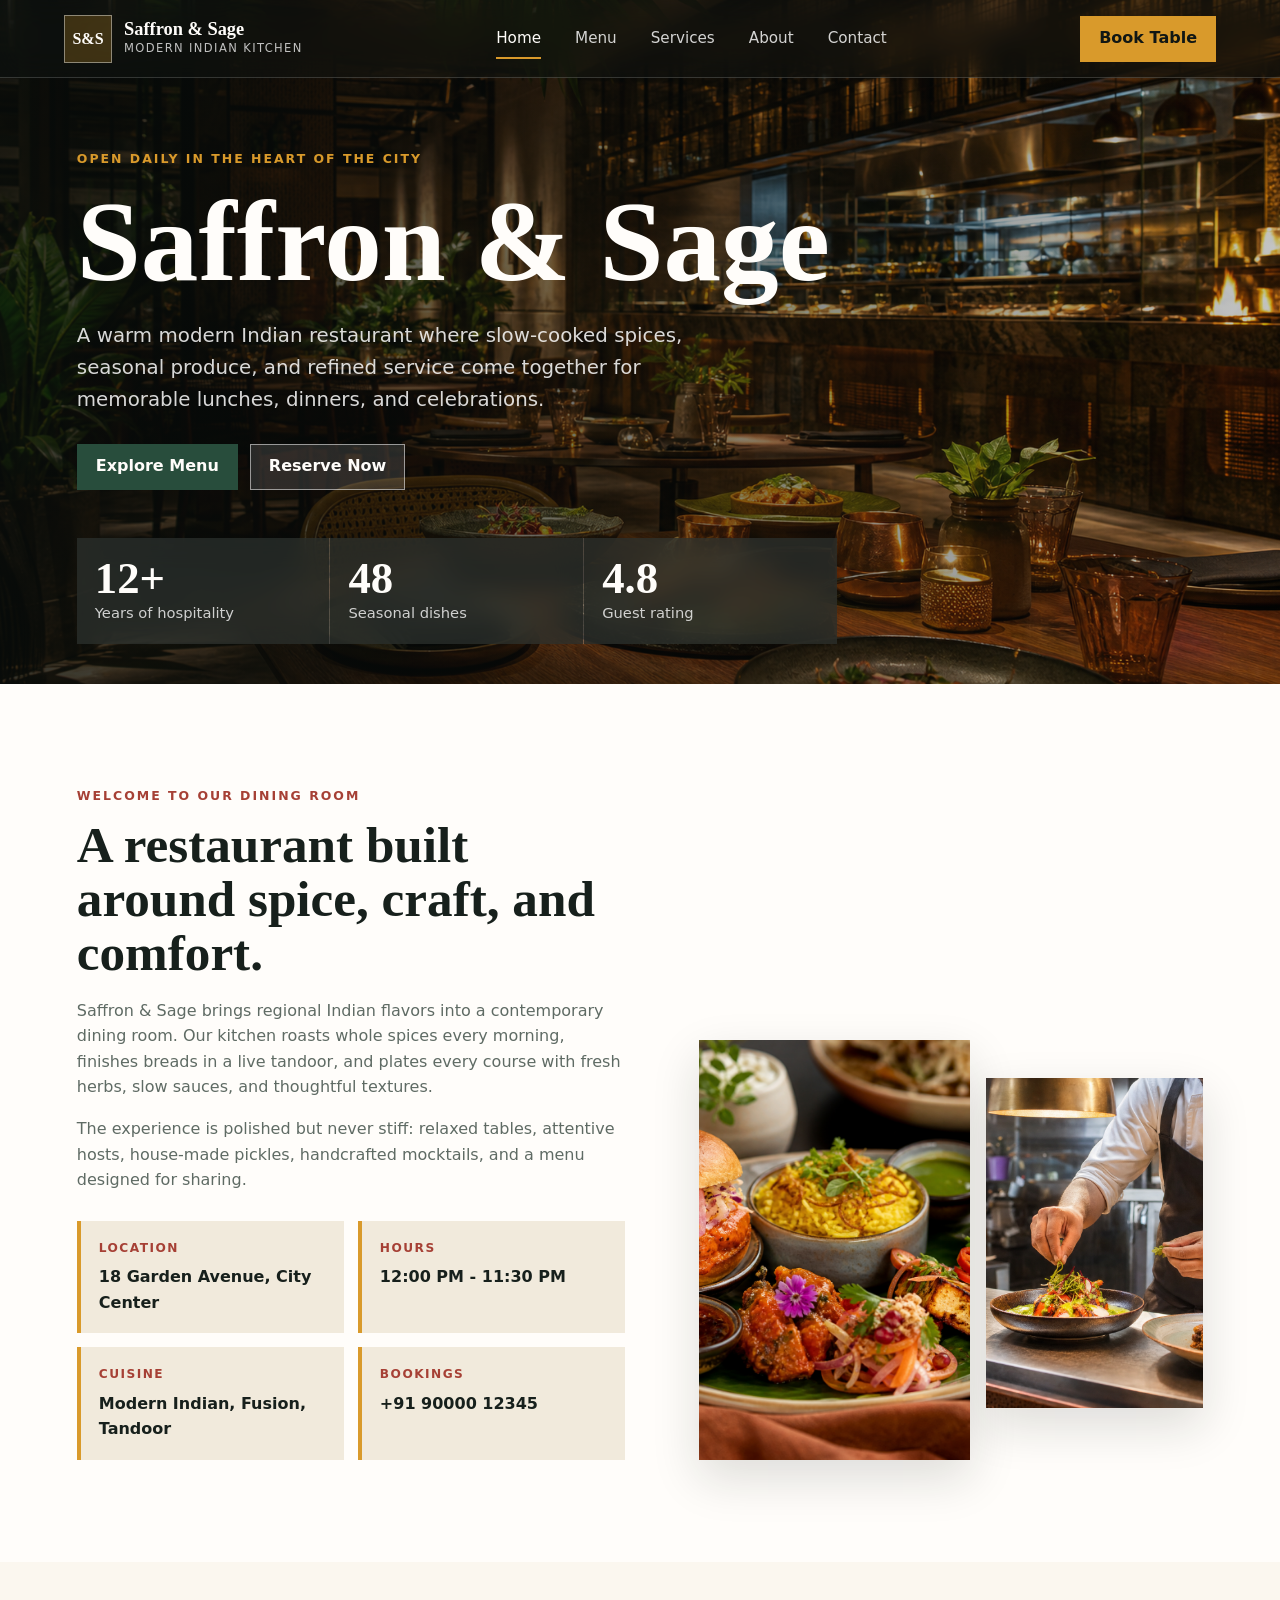
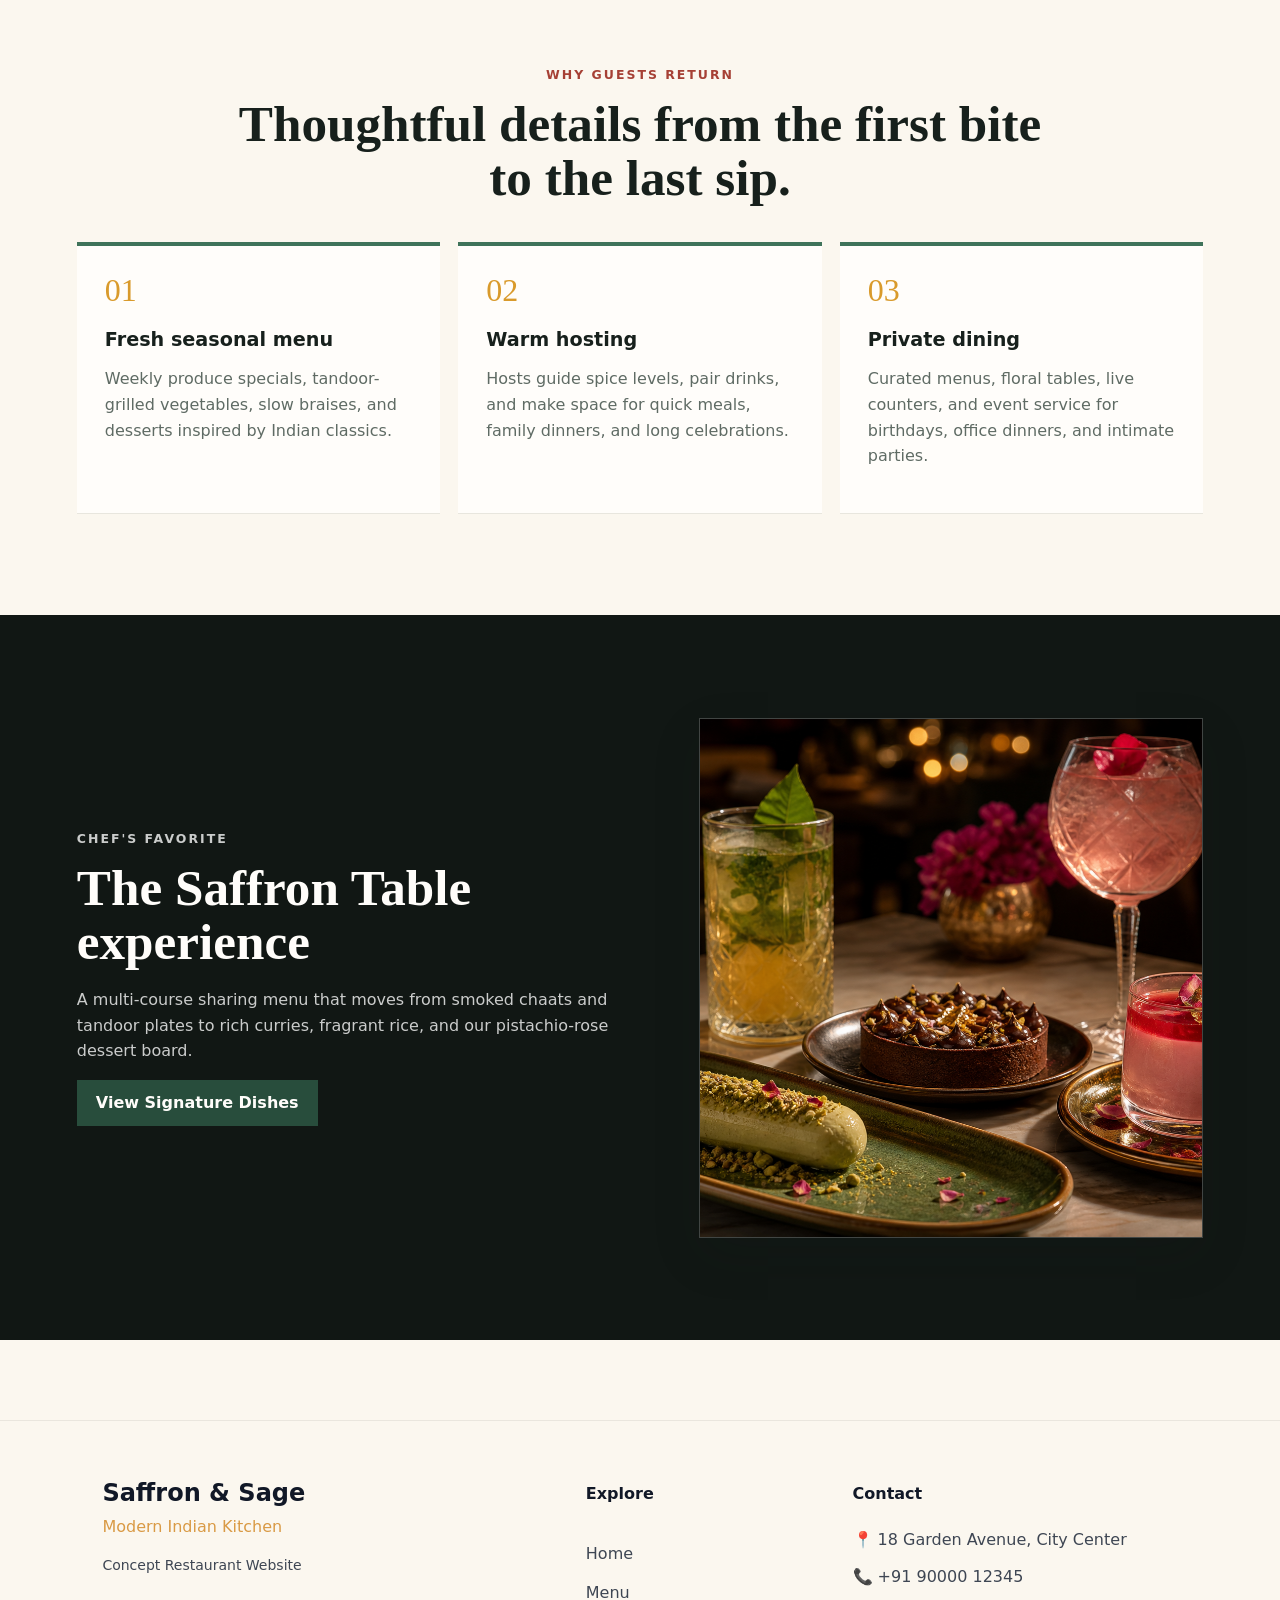
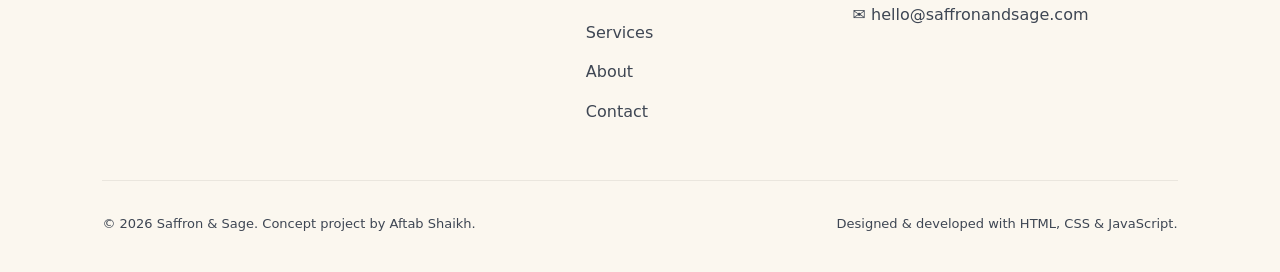
<file: index.html>
<!DOCTYPE html>
<html lang="en">
<head>
  <meta charset="UTF-8">
  <meta name="viewport" content="width=device-width, initial-scale=1.0">
  <title>Saffron &amp; Sage | Modern Indian Restaurant</title>
  <meta name="description" content="Saffron & Sage is a modern Indian fusion restaurant serving seasonal tasting menus, handcrafted mocktails, private dining, and warm hospitality.">
  <link rel="stylesheet" href="css/styles.css">
</head>
<body data-page="home">
  <header class="site-header">
    <a class="brand" href="index.html" aria-label="Saffron and Sage home">
      <span class="brand-mark">S&amp;S</span>
      <span class="brand-copy">
        <strong>Saffron &amp; Sage</strong>
        <small>Modern Indian Kitchen</small>
      </span>
    </a>
    <button class="nav-toggle" type="button" aria-label="Toggle navigation" aria-expanded="false" aria-controls="primary-nav">
      <span></span>
      <span></span>
      <span></span>
    </button>
    <nav class="primary-nav" id="primary-nav" aria-label="Primary navigation">
      <a href="index.html">Home</a>
      <a href="menu.html">Menu</a>
      <a href="services.html">Services</a>
      <a href="about.html">About</a>
      <a href="contact.html">Contact</a>
    </nav>
    <a class="header-cta" href="contact.html#reservation">Book Table</a>
  </header>

  <main>
    <section class="hero home-hero">
      <div class="hero-content">
        <p class="eyebrow">Open daily in the heart of the city</p>
        <h1>Saffron &amp; Sage</h1>
        <p class="hero-lede">A warm modern Indian restaurant where slow-cooked spices, seasonal produce, and refined service come together for memorable lunches, dinners, and celebrations.</p>
        <div class="hero-actions">
          <a class="button button-primary" href="menu.html">Explore Menu</a>
          <a class="button button-light" href="contact.html#reservation">Reserve Now</a>
        </div>
      </div>
      <div class="hero-facts" aria-label="Restaurant highlights">
        <div>
          <strong>12+</strong>
          <span>Years of hospitality</span>
        </div>
        <div>
          <strong>48</strong>
          <span>Seasonal dishes</span>
        </div>
        <div>
          <strong>4.8</strong>
          <span>Guest rating</span>
        </div>
      </div>
    </section>

    <section class="section intro-band">
      <div class="section-grid two-column">
        <div>
          <p class="eyebrow dark">Welcome to our dining room</p>
          <h2>A restaurant built around spice, craft, and comfort.</h2>
          <p>Saffron &amp; Sage brings regional Indian flavors into a contemporary dining room. Our kitchen roasts whole spices every morning, finishes breads in a live tandoor, and plates every course with fresh herbs, slow sauces, and thoughtful textures.</p>
          <p>The experience is polished but never stiff: relaxed tables, attentive hosts, house-made pickles, handcrafted mocktails, and a menu designed for sharing.</p>
          <div class="info-grid">
            <div>
              <span>Location</span>
              <strong>18 Garden Avenue, City Center</strong>
            </div>
            <div>
              <span>Hours</span>
              <strong>12:00 PM - 11:30 PM</strong>
            </div>
            <div>
              <span>Cuisine</span>
              <strong>Modern Indian, Fusion, Tandoor</strong>
            </div>
            <div>
              <span>Bookings</span>
              <strong>+91 90000 12345</strong>
            </div>
          </div>
        </div>
        <div class="photo-stack">
          <img src="assets/signature-platter.png" alt="Signature Indian fusion tasting platter on a restaurant table">
          <img src="assets/chef-service.png" alt="Chef plating dishes in the open kitchen">
        </div>
      </div>
    </section>

    <section class="section">
      <div class="section-heading">
        <p class="eyebrow dark">Why guests return</p>
        <h2>Thoughtful details from the first bite to the last sip.</h2>
      </div>
      <div class="feature-grid">
        <article class="feature-card">
          <span class="feature-number">01</span>
          <h3>Fresh seasonal menu</h3>
          <p>Weekly produce specials, tandoor-grilled vegetables, slow braises, and desserts inspired by Indian classics.</p>
        </article>
        <article class="feature-card">
          <span class="feature-number">02</span>
          <h3>Warm hosting</h3>
          <p>Hosts guide spice levels, pair drinks, and make space for quick meals, family dinners, and long celebrations.</p>
        </article>
        <article class="feature-card">
          <span class="feature-number">03</span>
          <h3>Private dining</h3>
          <p>Curated menus, floral tables, live counters, and event service for birthdays, office dinners, and intimate parties.</p>
        </article>
      </div>
    </section>

    <section class="section highlight-band">
      <div class="section-grid two-column center-y">
        <div>
          <p class="eyebrow">Chef's favorite</p>
          <h2>The Saffron Table experience</h2>
          <p>A multi-course sharing menu that moves from smoked chaats and tandoor plates to rich curries, fragrant rice, and our pistachio-rose dessert board.</p>
          <a class="button button-primary" href="menu.html#signature">View Signature Dishes</a>
        </div>
        <img class="wide-photo" src="assets/dessert-drinks.png" alt="Indian inspired dessert trio and crafted mocktails">
      </div>
    </section>
  </main>

  <footer class="site-footer">
  <div class="footer-container">

    <div class="footer-brand">
      <h3>Saffron & Sage</h3>
      <p>Modern Indian Kitchen</p>
      <span>Concept Restaurant Website</span>
    </div>

    <div class="footer-links">
      <h4>Explore</h4>
      <a href="index.html">Home</a>
      <a href="menu.html">Menu</a>
      <a href="services.html">Services</a>
      <a href="about.html">About</a>
      <a href="contact.html">Contact</a>
    </div>

    <div class="footer-contact">
      <h4>Contact</h4>
      <p>📍 18 Garden Avenue, City Center</p>
      <p>📞 +91 90000 12345</p>
      <p>✉ hello@saffronandsage.com</p>
    </div>

  </div>

  <div class="footer-bottom">
    <p>© 2026 Saffron & Sage. Concept project by Aftab Shaikh.</p>
    <p>Designed & developed with HTML, CSS & JavaScript.</p>
  </div>
</footer>

  <script src="js/script.js"></script>
</body>
</html>
</file>
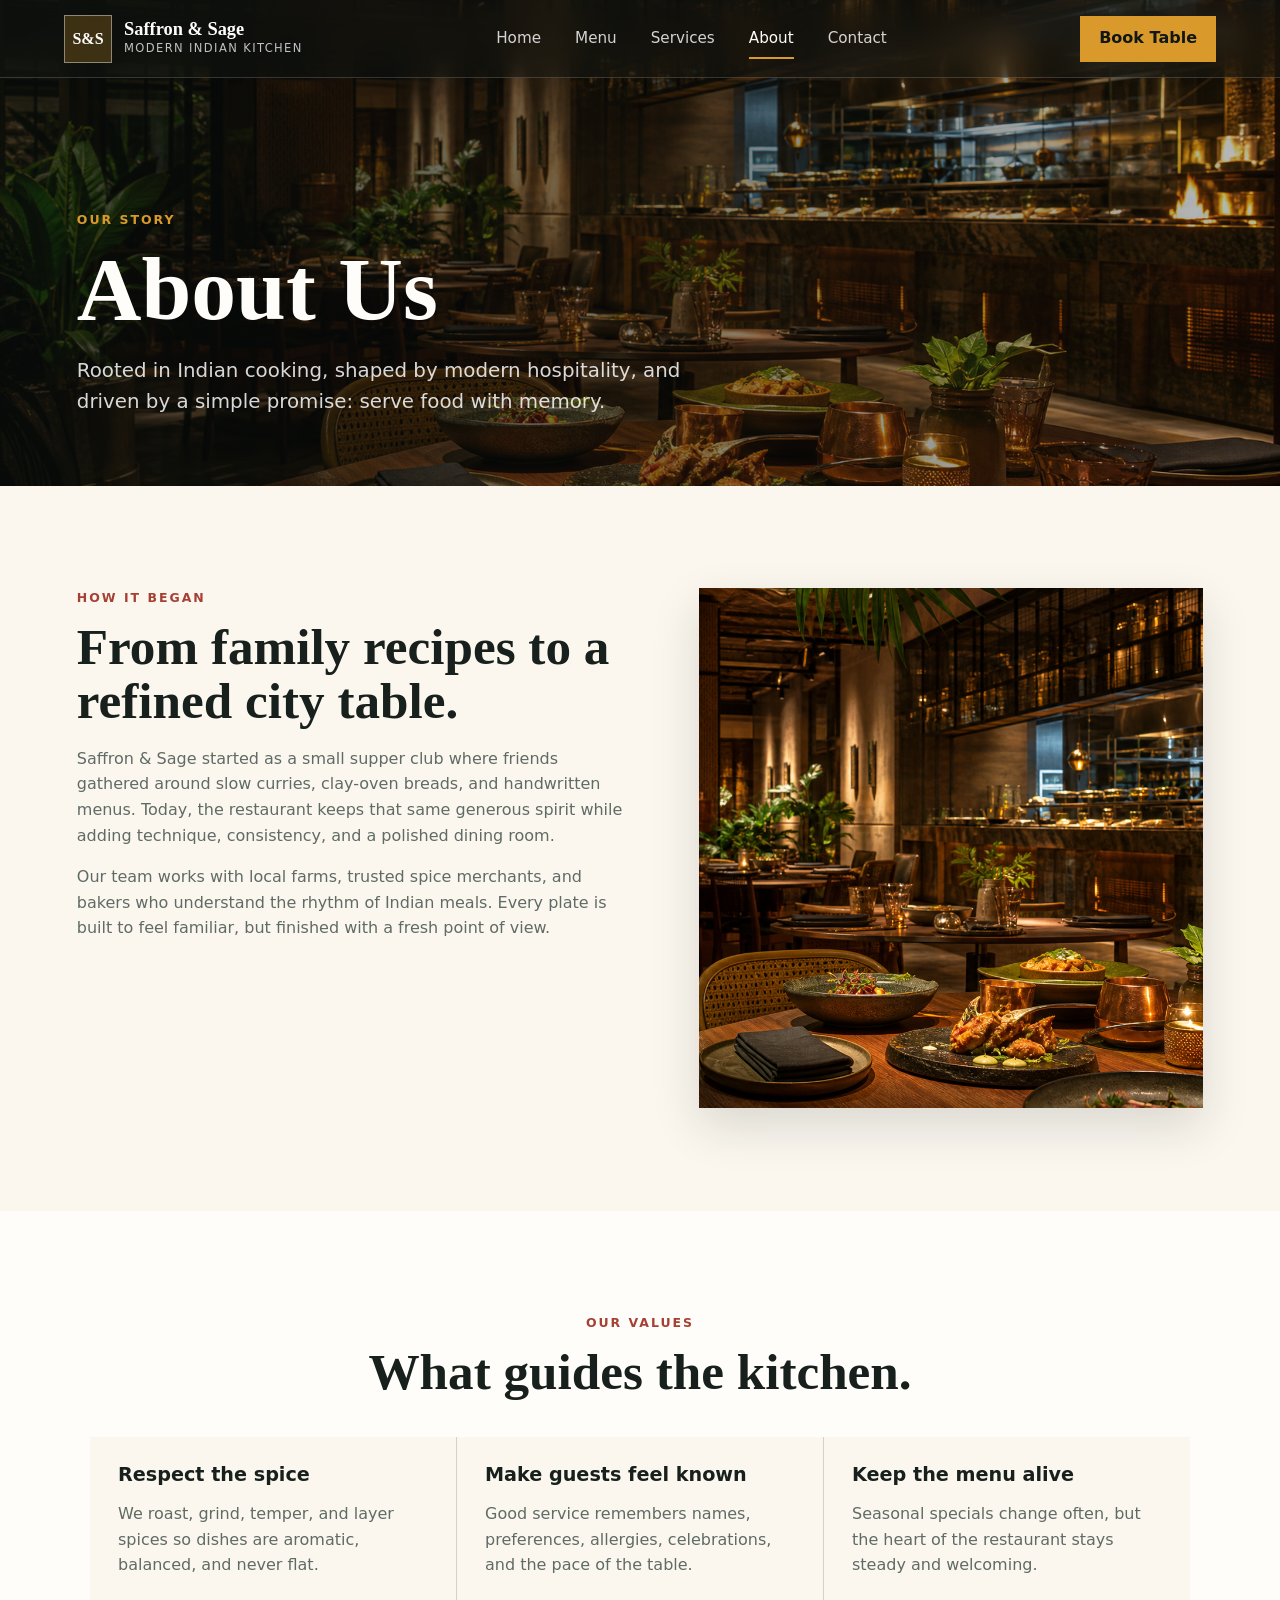
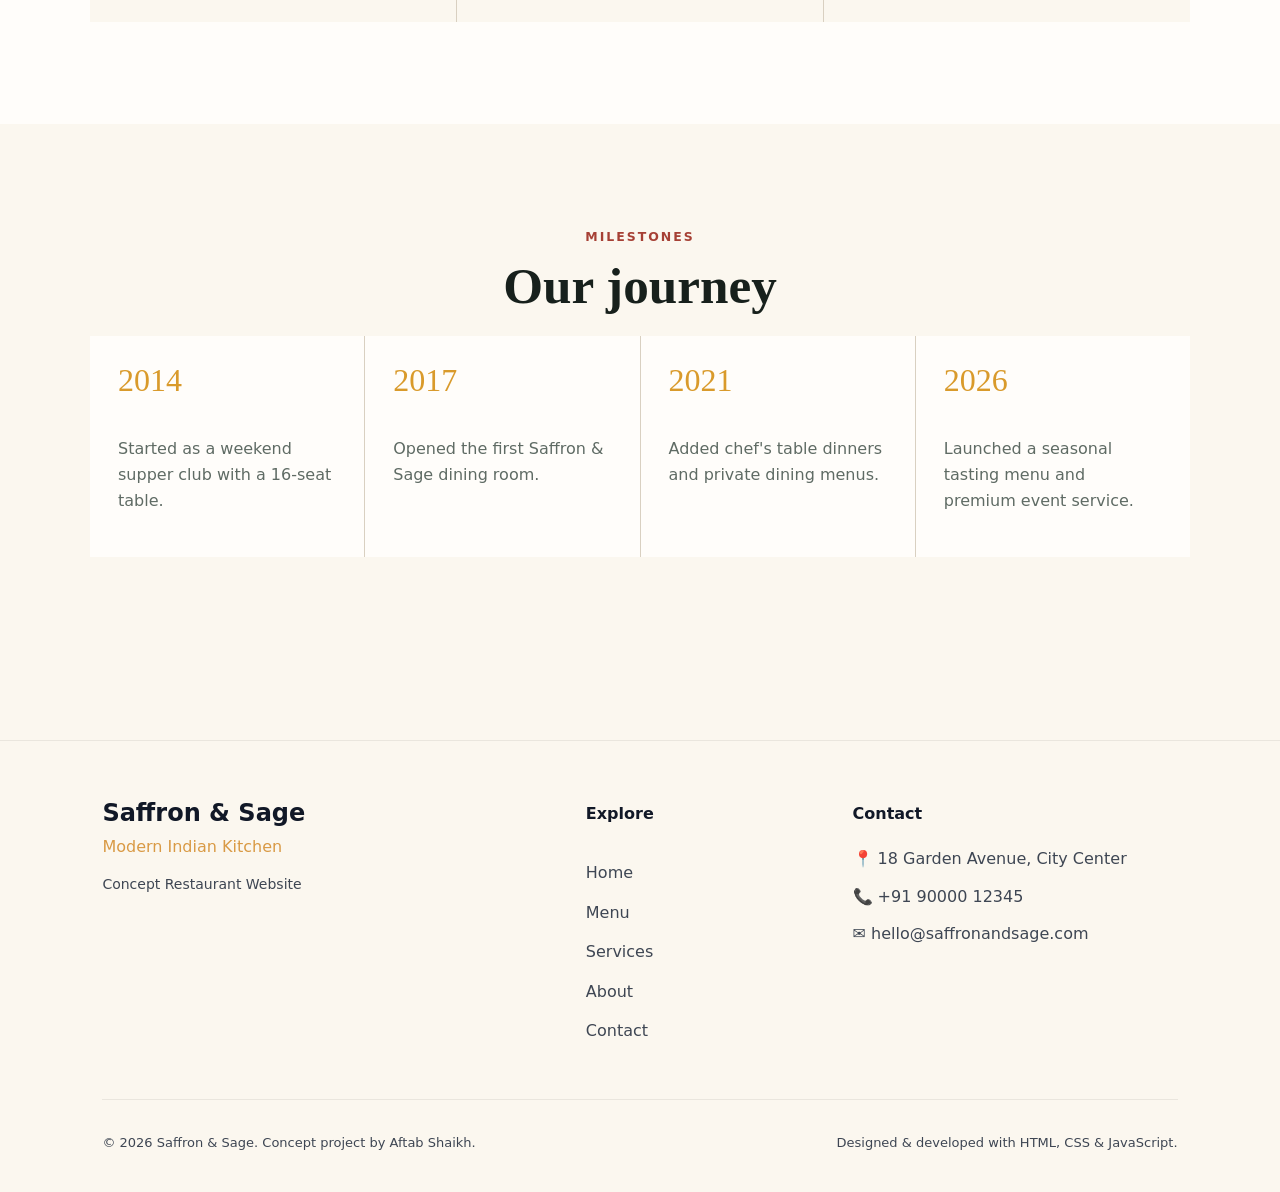
<file: about.html>
<!DOCTYPE html>
<html lang="en">
<head>
  <meta charset="UTF-8">
  <meta name="viewport" content="width=device-width, initial-scale=1.0">
  <title>About | Saffron &amp; Sage</title>
  <meta name="description" content="Learn the story, team values, and kitchen philosophy behind Saffron & Sage, a modern Indian restaurant.">
  <link rel="stylesheet" href="css/styles.css">
</head>
<body data-page="about">
  <header class="site-header">
    <a class="brand" href="index.html" aria-label="Saffron and Sage home">
      <span class="brand-mark">S&amp;S</span>
      <span class="brand-copy">
        <strong>Saffron &amp; Sage</strong>
        <small>Modern Indian Kitchen</small>
      </span>
    </a>
    <button class="nav-toggle" type="button" aria-label="Toggle navigation" aria-expanded="false" aria-controls="primary-nav">
      <span></span>
      <span></span>
      <span></span>
    </button>
    <nav class="primary-nav" id="primary-nav" aria-label="Primary navigation">
      <a href="index.html">Home</a>
      <a href="menu.html">Menu</a>
      <a href="services.html">Services</a>
      <a href="about.html">About</a>
      <a href="contact.html">Contact</a>
    </nav>
    <a class="header-cta" href="contact.html#reservation">Book Table</a>
  </header>

  <main>
    <section class="sub-hero about-hero">
      <div>
        <p class="eyebrow">Our story</p>
        <h1>About Us</h1>
        <p>Rooted in Indian cooking, shaped by modern hospitality, and driven by a simple promise: serve food with memory.</p>
      </div>
    </section>

    <section class="section story-section">
      <div class="section-grid two-column">
        <div>
          <p class="eyebrow dark">How it began</p>
          <h2>From family recipes to a refined city table.</h2>
          <p>Saffron &amp; Sage started as a small supper club where friends gathered around slow curries, clay-oven breads, and handwritten menus. Today, the restaurant keeps that same generous spirit while adding technique, consistency, and a polished dining room.</p>
          <p>Our team works with local farms, trusted spice merchants, and bakers who understand the rhythm of Indian meals. Every plate is built to feel familiar, but finished with a fresh point of view.</p>
        </div>
        <img class="wide-photo" src="assets/hero-restaurant.png" alt="Warm modern restaurant dining room">
      </div>
    </section>

    <section class="section values-band">
      <div class="section-heading">
        <p class="eyebrow dark">Our values</p>
        <h2>What guides the kitchen.</h2>
      </div>
      <div class="value-list">
        <article>
          <h3>Respect the spice</h3>
          <p>We roast, grind, temper, and layer spices so dishes are aromatic, balanced, and never flat.</p>
        </article>
        <article>
          <h3>Make guests feel known</h3>
          <p>Good service remembers names, preferences, allergies, celebrations, and the pace of the table.</p>
        </article>
        <article>
          <h3>Keep the menu alive</h3>
          <p>Seasonal specials change often, but the heart of the restaurant stays steady and welcoming.</p>
        </article>
      </div>
    </section>

    <section class="section timeline-section">
      <div class="section-heading compact-heading">
        <p class="eyebrow dark">Milestones</p>
        <h2>Our journey</h2>
      </div>
      <div class="timeline">
        <div>
          <span>2014</span>
          <p>Started as a weekend supper club with a 16-seat table.</p>
        </div>
        <div>
          <span>2017</span>
          <p>Opened the first Saffron &amp; Sage dining room.</p>
        </div>
        <div>
          <span>2021</span>
          <p>Added chef's table dinners and private dining menus.</p>
        </div>
        <div>
          <span>2026</span>
          <p>Launched a seasonal tasting menu and premium event service.</p>
        </div>
      </div>
    </section>
  </main>

  <footer class="site-footer">
  <div class="footer-container">

    <div class="footer-brand">
      <h3>Saffron & Sage</h3>
      <p>Modern Indian Kitchen</p>
      <span>Concept Restaurant Website</span>
    </div>

    <div class="footer-links">
      <h4>Explore</h4>
      <a href="index.html">Home</a>
      <a href="menu.html">Menu</a>
      <a href="services.html">Services</a>
      <a href="about.html">About</a>
      <a href="contact.html">Contact</a>
    </div>

    <div class="footer-contact">
      <h4>Contact</h4>
      <p>📍 18 Garden Avenue, City Center</p>
      <p>📞 +91 90000 12345</p>
      <p>✉ hello@saffronandsage.com</p>
    </div>

  </div>

  <div class="footer-bottom">
    <p>© 2026 Saffron & Sage. Concept project by Aftab Shaikh.</p>
    <p>Designed & developed with HTML, CSS & JavaScript.</p>
  </div>
</footer>

  <script src="js/script.js"></script>
</body>
</html>
</file>
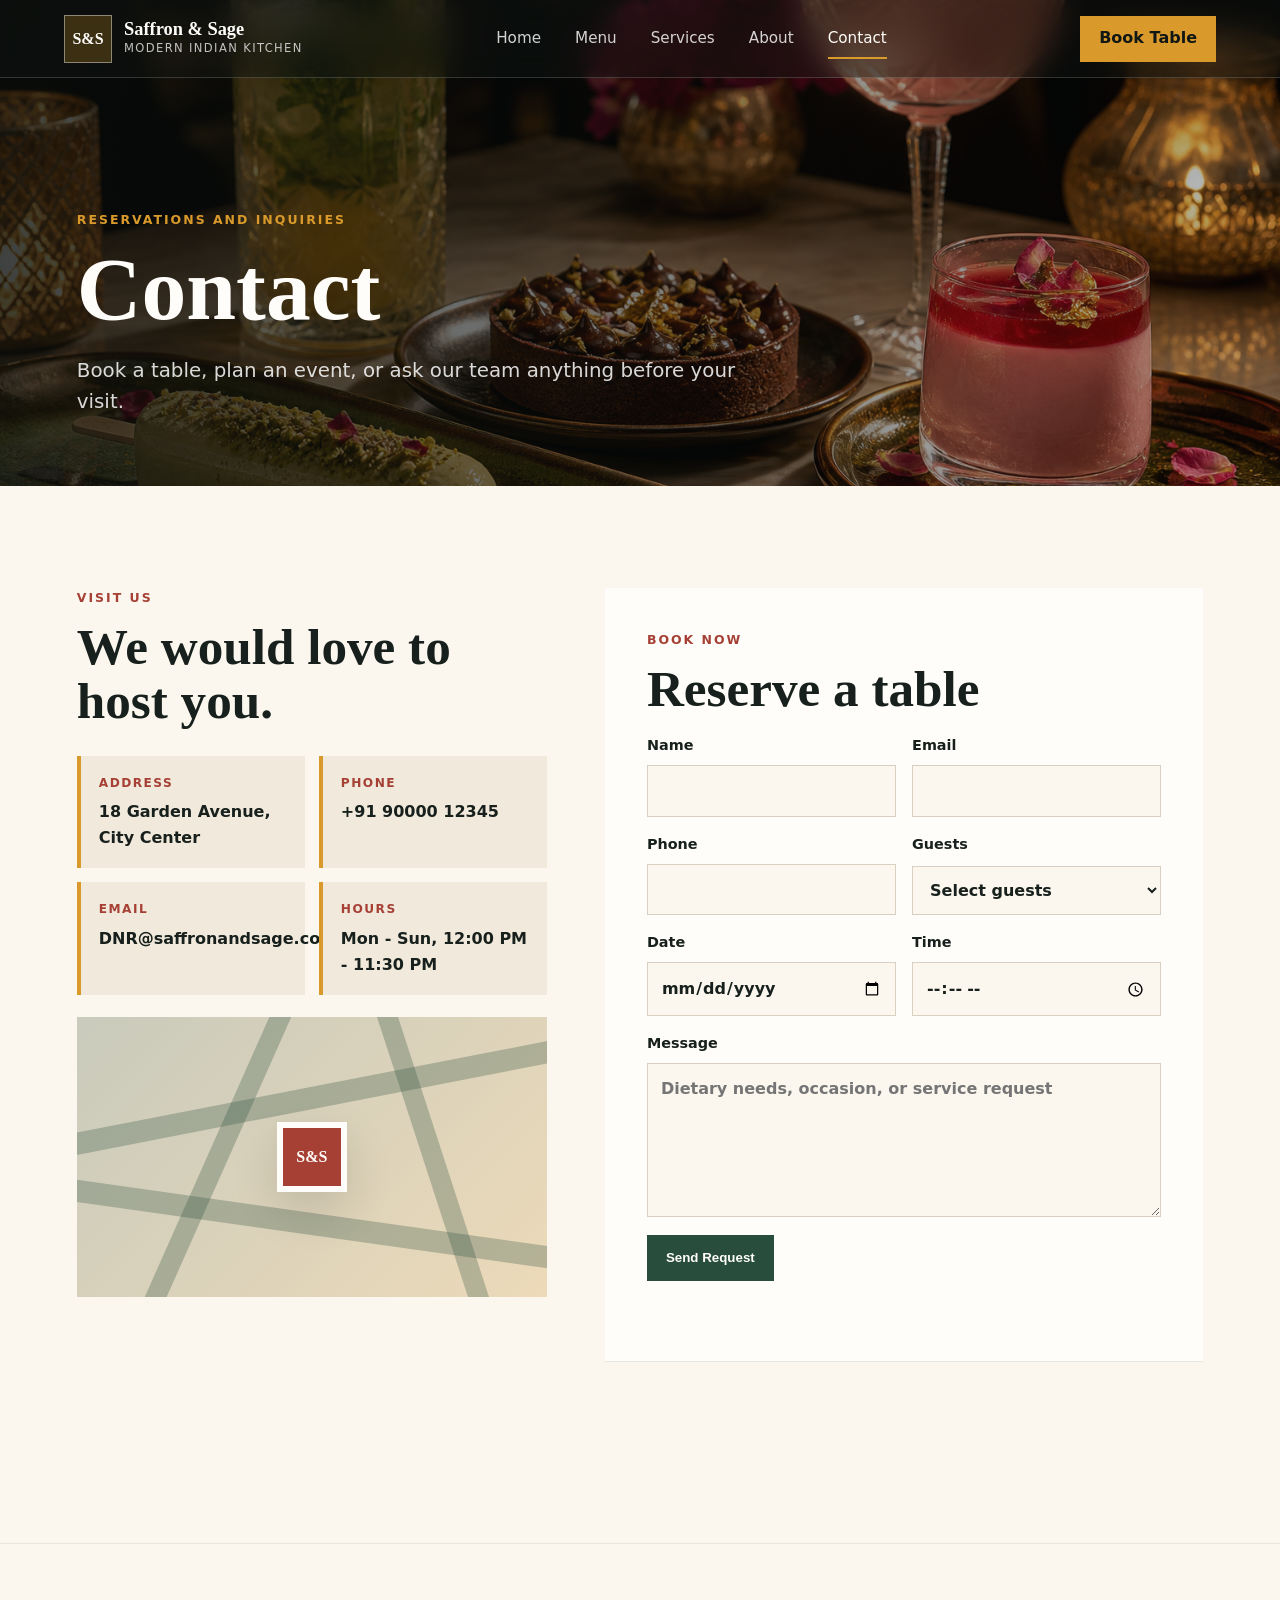
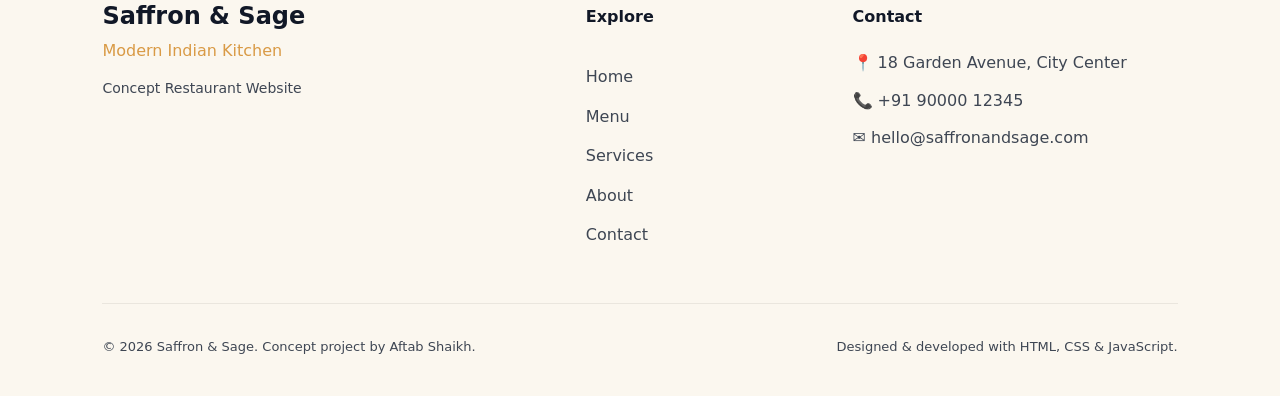
<file: contact.html>
<!DOCTYPE html>
<html lang="en">
<head>
  <meta charset="UTF-8">
  <meta name="viewport" content="width=device-width, initial-scale=1.0">
  <title>Contact | Saffron &amp; Sage</title>
  <meta name="description" content="Contact Saffron & Sage for table reservations, private dining, catering, and event inquiries.">
  <link rel="stylesheet" href="css/styles.css">
</head>
<body data-page="contact">
  <header class="site-header">
    <a class="brand" href="index.html" aria-label="Saffron and Sage home">
      <span class="brand-mark">S&amp;S</span>
      <span class="brand-copy">
        <strong>Saffron &amp; Sage</strong>
        <small>Modern Indian Kitchen</small>
      </span>
    </a>
    <button class="nav-toggle" type="button" aria-label="Toggle navigation" aria-expanded="false" aria-controls="primary-nav">
      <span></span>
      <span></span>
      <span></span>
    </button>
    <nav class="primary-nav" id="primary-nav" aria-label="Primary navigation">
     <a href="index.html">Home</a>
      <a href="menu.html">Menu</a>
      <a href="services.html">Services</a>
      <a href="about.html">About</a>
      <a href="contact.html">Contact</a>
    </nav>
    <a class="header-cta" href="contact.html#reservation">Book Table</a>
  </header>

  <main>
    <section class="sub-hero contact-hero">
      <div>
        <p class="eyebrow">Reservations and inquiries</p>
        <h1>Contact</h1>
        <p>Book a table, plan an event, or ask our team anything before your visit.</p>
      </div>
    </section>

    <section class="section contact-section" id="reservation">
      <div class="contact-layout">
        <div class="contact-info">
          <p class="eyebrow dark">Visit us</p>
          <h2>We would love to host you.</h2>
          <div class="contact-list">
            <div>
              <span>Address</span>
              <strong>18 Garden Avenue, City Center</strong>
            </div>
            <div>
              <span>Phone</span>
              <strong>+91 90000 12345</strong>
            </div>
            <div>
              <span>Email</span>
              <strong>DNR@saffronandsage.com</strong>
            </div>
            <div>
              <span>Hours</span>
              <strong>Mon - Sun, 12:00 PM - 11:30 PM</strong>
            </div>
          </div>
          <div class="map-panel" aria-label="Restaurant area map">
            <div class="map-line horizontal one"></div>
            <div class="map-line horizontal two"></div>
            <div class="map-line vertical one"></div>
            <div class="map-line vertical two"></div>
            <div class="map-pin">
              <span>S&amp;S</span>
            </div>
          </div>
        </div>

        <form class="reservation-form" data-smart-form novalidate>
          <p class="eyebrow dark">Book now</p>
          <h2>Reserve a table</h2>
          <div class="form-grid">
            <label>
              <span>Name</span>
              <input type="text" name="name" autocomplete="name" required>
            </label>
            <label>
              <span>Email</span>
              <input type="email" name="email" autocomplete="email" required>
            </label>
            <label>
              <span>Phone</span>
              <input type="tel" name="phone" autocomplete="tel" required>
            </label>
            <label>
              <span>Guests</span>
              <select name="guests" required>
                <option value="">Select guests</option>
                <option>2 guests</option>
                <option>3 guests</option>
                <option>4 guests</option>
                <option>5-8 guests</option>
                <option>Private dining</option>
              </select>
            </label>
            <label>
              <span>Date</span>
              <input type="date" name="date" required>
            </label>
            <label>
              <span>Time</span>
              <input type="time" name="time" required>
            </label>
            <label class="full-field">
              <span>Message</span>
              <textarea name="message" rows="5" placeholder="Dietary needs, occasion, or service request"></textarea>
            </label>
          </div>
          <button class="button button-primary" type="submit">Send Request</button>
          <p class="form-message" data-form-message role="status" aria-live="polite"></p>
        </form>
      </div>
    </section>
  </main>

  <footer class="site-footer">
  <div class="footer-container">

    <div class="footer-brand">
      <h3>Saffron & Sage</h3>
      <p>Modern Indian Kitchen</p>
      <span>Concept Restaurant Website</span>
    </div>

    <div class="footer-links">
      <h4>Explore</h4>
      <a href="index.html">Home</a>
      <a href="menu.html">Menu</a>
      <a href="services.html">Services</a>
      <a href="about.html">About</a>
      <a href="contact.html">Contact</a>
    </div>

    <div class="footer-contact">
      <h4>Contact</h4>
      <p>📍 18 Garden Avenue, City Center</p>
      <p>📞 +91 90000 12345</p>
      <p>✉ hello@saffronandsage.com</p>
    </div>

  </div>

  <div class="footer-bottom">
    <p>© 2026 Saffron & Sage. Concept project by Aftab Shaikh.</p>
    <p>Designed & developed with HTML, CSS & JavaScript.</p>
  </div>
</footer>

  <script src="js/script.js"></script>
</body>
</html>
</file>
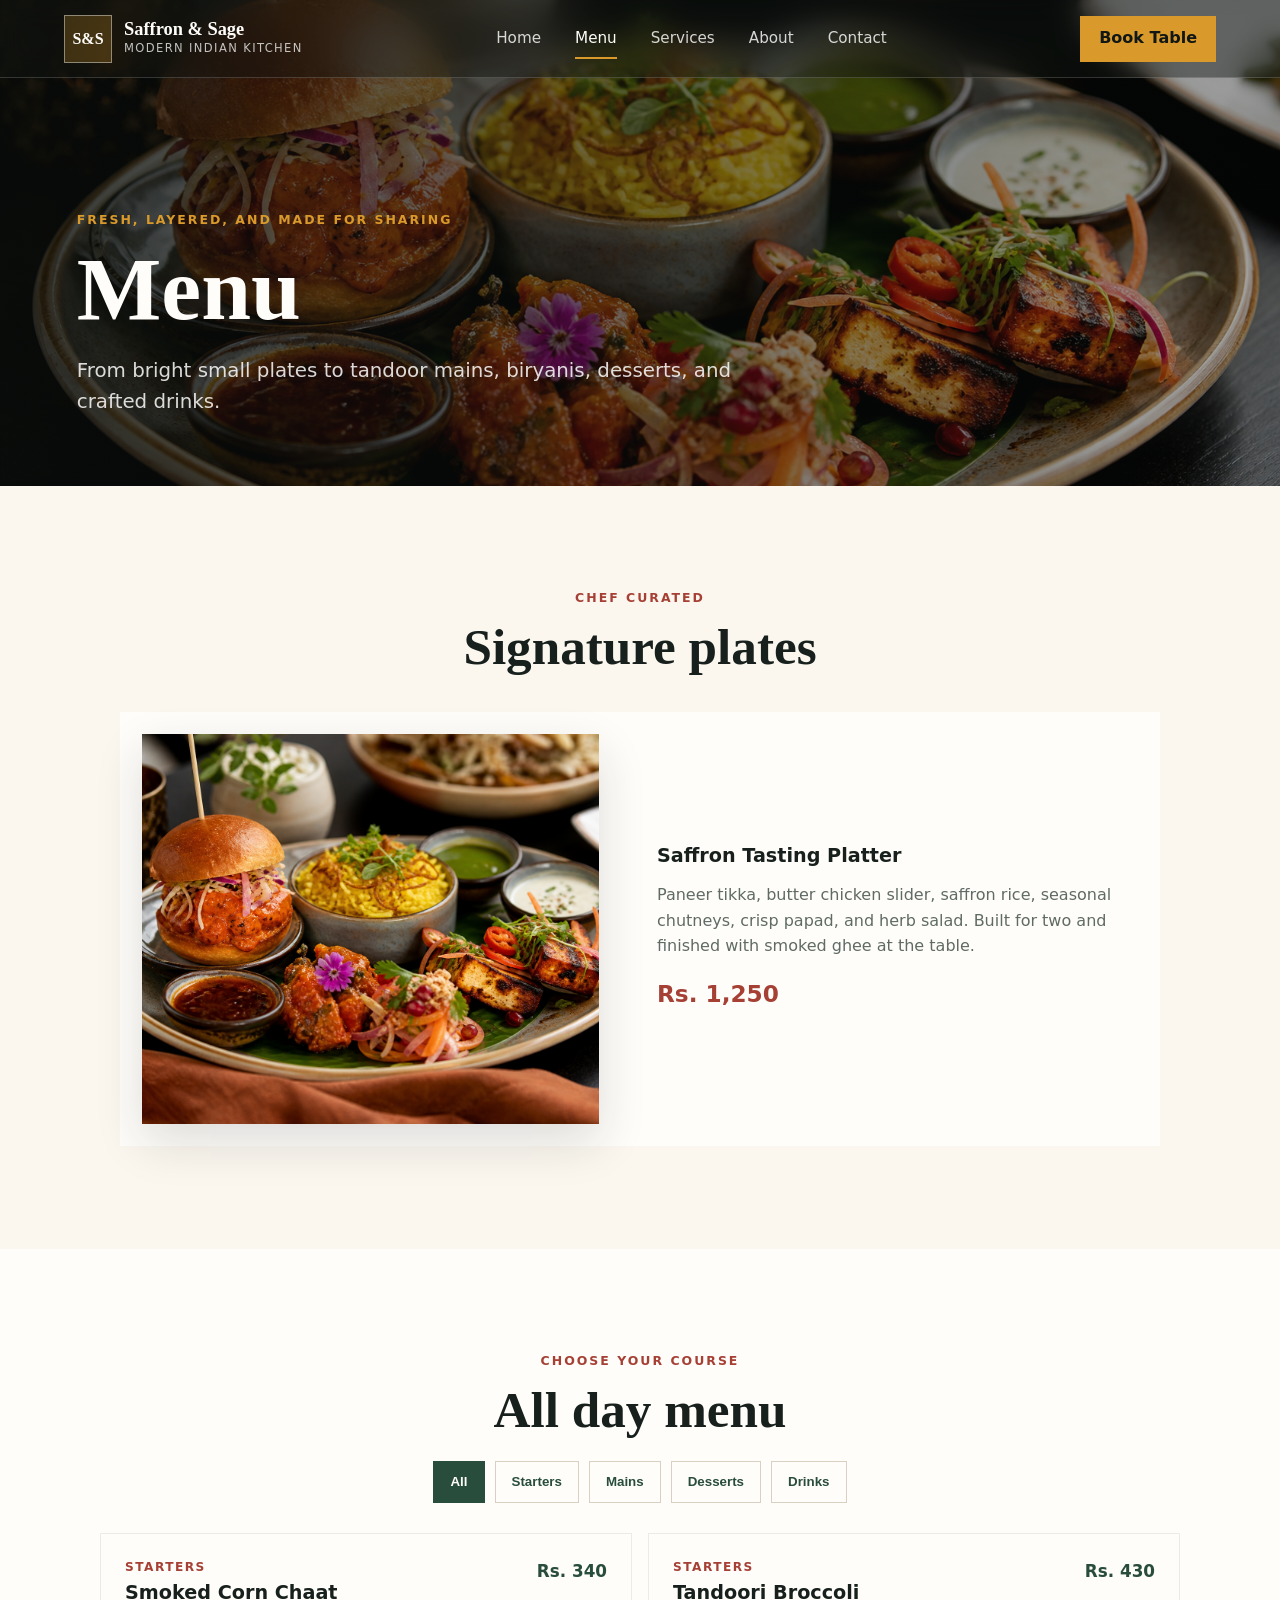
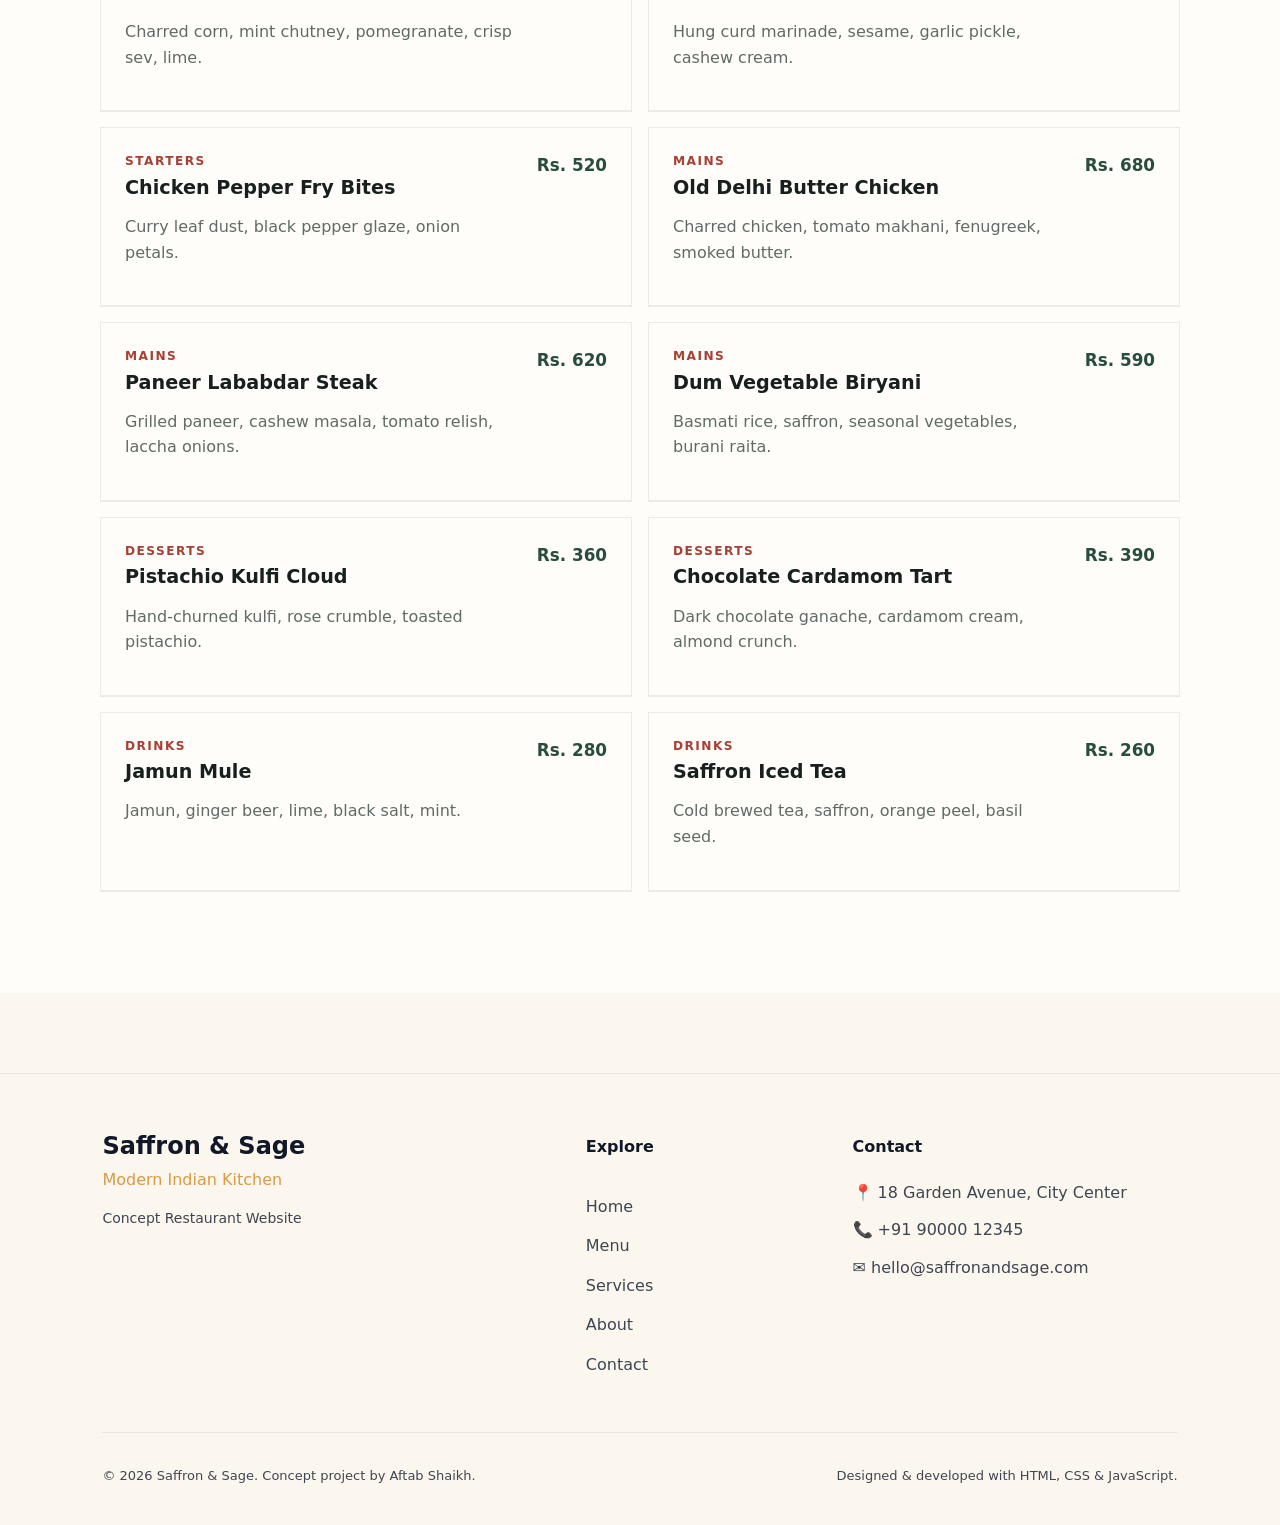
<file: menu.html>
<!DOCTYPE html>
<html lang="en">
<head>
  <meta charset="UTF-8">
  <meta name="viewport" content="width=device-width, initial-scale=1.0">
  <title>Menu | Saffron &amp; Sage</title>
  <meta name="description" content="Explore the Saffron & Sage menu with starters, tandoor mains, biryanis, desserts, drinks, and chef signature dishes.">
  <link rel="stylesheet" href="css/styles.css">
</head>
<body data-page="menu">
  <header class="site-header">
    <a class="brand" href="index.html" aria-label="Saffron and Sage home">
      <span class="brand-mark">S&amp;S</span>
      <span class="brand-copy">
        <strong>Saffron &amp; Sage</strong>
        <small>Modern Indian Kitchen</small>
      </span>
    </a>
    <button class="nav-toggle" type="button" aria-label="Toggle navigation" aria-expanded="false" aria-controls="primary-nav">
      <span></span>
      <span></span>
      <span></span>
    </button>
    <nav class="primary-nav" id="primary-nav" aria-label="Primary navigation">
      <a href="index.html">Home</a>
      <a href="menu.html">Menu</a>
      <a href="services.html">Services</a>
      <a href="about.html">About</a>
      <a href="contact.html">Contact</a>
    </nav>
    <a class="header-cta" href="contact.html#reservation">Book Table</a>
  </header>

  <main>
    <section class="sub-hero menu-hero">
      <div>
        <p class="eyebrow">Fresh, layered, and made for sharing</p>
        <h1>Menu</h1>
        <p>From bright small plates to tandoor mains, biryanis, desserts, and crafted drinks.</p>
      </div>
    </section>

    <section class="section">
      <div class="section-heading">
        <p class="eyebrow dark">Chef curated</p>
        <h2 id="signature">Signature plates</h2>
      </div>
      <div class="menu-feature">
        <img src="assets/signature-platter.png" alt="Signature platter with Indian fusion dishes">
        <div>
          <h3>Saffron Tasting Platter</h3>
          <p>Paneer tikka, butter chicken slider, saffron rice, seasonal chutneys, crisp papad, and herb salad. Built for two and finished with smoked ghee at the table.</p>
          <strong>Rs. 1,250</strong>
        </div>
      </div>
    </section>

    <section class="section menu-section">
      <div class="section-heading compact-heading">
        <p class="eyebrow dark">Choose your course</p>
        <h2>All day menu</h2>
      </div>
      <div class="menu-filters" aria-label="Menu filters">
        <button type="button" class="filter-button is-active" data-menu-filter="all">All</button>
        <button type="button" class="filter-button" data-menu-filter="starters">Starters</button>
        <button type="button" class="filter-button" data-menu-filter="mains">Mains</button>
        <button type="button" class="filter-button" data-menu-filter="desserts">Desserts</button>
        <button type="button" class="filter-button" data-menu-filter="drinks">Drinks</button>
      </div>

      <div class="menu-grid">
        <article class="menu-card" data-menu-category="starters">
          <div>
            <span>Starters</span>
            <h3>Smoked Corn Chaat</h3>
            <p>Charred corn, mint chutney, pomegranate, crisp sev, lime.</p>
          </div>
          <strong>Rs. 340</strong>
        </article>
        <article class="menu-card" data-menu-category="starters">
          <div>
            <span>Starters</span>
            <h3>Tandoori Broccoli</h3>
            <p>Hung curd marinade, sesame, garlic pickle, cashew cream.</p>
          </div>
          <strong>Rs. 430</strong>
        </article>
        <article class="menu-card" data-menu-category="starters">
          <div>
            <span>Starters</span>
            <h3>Chicken Pepper Fry Bites</h3>
            <p>Curry leaf dust, black pepper glaze, onion petals.</p>
          </div>
          <strong>Rs. 520</strong>
        </article>
        <article class="menu-card" data-menu-category="mains">
          <div>
            <span>Mains</span>
            <h3>Old Delhi Butter Chicken</h3>
            <p>Charred chicken, tomato makhani, fenugreek, smoked butter.</p>
          </div>
          <strong>Rs. 680</strong>
        </article>
        <article class="menu-card" data-menu-category="mains">
          <div>
            <span>Mains</span>
            <h3>Paneer Lababdar Steak</h3>
            <p>Grilled paneer, cashew masala, tomato relish, laccha onions.</p>
          </div>
          <strong>Rs. 620</strong>
        </article>
        <article class="menu-card" data-menu-category="mains">
          <div>
            <span>Mains</span>
            <h3>Dum Vegetable Biryani</h3>
            <p>Basmati rice, saffron, seasonal vegetables, burani raita.</p>
          </div>
          <strong>Rs. 590</strong>
        </article>
        <article class="menu-card" data-menu-category="desserts">
          <div>
            <span>Desserts</span>
            <h3>Pistachio Kulfi Cloud</h3>
            <p>Hand-churned kulfi, rose crumble, toasted pistachio.</p>
          </div>
          <strong>Rs. 360</strong>
        </article>
        <article class="menu-card" data-menu-category="desserts">
          <div>
            <span>Desserts</span>
            <h3>Chocolate Cardamom Tart</h3>
            <p>Dark chocolate ganache, cardamom cream, almond crunch.</p>
          </div>
          <strong>Rs. 390</strong>
        </article>
        <article class="menu-card" data-menu-category="drinks">
          <div>
            <span>Drinks</span>
            <h3>Jamun Mule</h3>
            <p>Jamun, ginger beer, lime, black salt, mint.</p>
          </div>
          <strong>Rs. 280</strong>
        </article>
        <article class="menu-card" data-menu-category="drinks">
          <div>
            <span>Drinks</span>
            <h3>Saffron Iced Tea</h3>
            <p>Cold brewed tea, saffron, orange peel, basil seed.</p>
          </div>
          <strong>Rs. 260</strong>
        </article>
      </div>
    </section>
  </main>

  <footer class="site-footer">
  <div class="footer-container">

    <div class="footer-brand">
      <h3>Saffron & Sage</h3>
      <p>Modern Indian Kitchen</p>
      <span>Concept Restaurant Website</span>
    </div>

    <div class="footer-links">
      <h4>Explore</h4>
      <a href="index.html">Home</a>
      <a href="menu.html">Menu</a>
      <a href="services.html">Services</a>
      <a href="about.html">About</a>
      <a href="contact.html">Contact</a>
    </div>

    <div class="footer-contact">
      <h4>Contact</h4>
      <p>📍 18 Garden Avenue, City Center</p>
      <p>📞 +91 90000 12345</p>
      <p>✉ hello@saffronandsage.com</p>
    </div>

  </div>

  <div class="footer-bottom">
    <p>© 2026 Saffron & Sage. Concept project by Aftab Shaikh.</p>
    <p>Designed & developed with HTML, CSS & JavaScript.</p>
  </div>
</footer>

  <script src="js/script.js"></script>
</body>
</html>
</file>
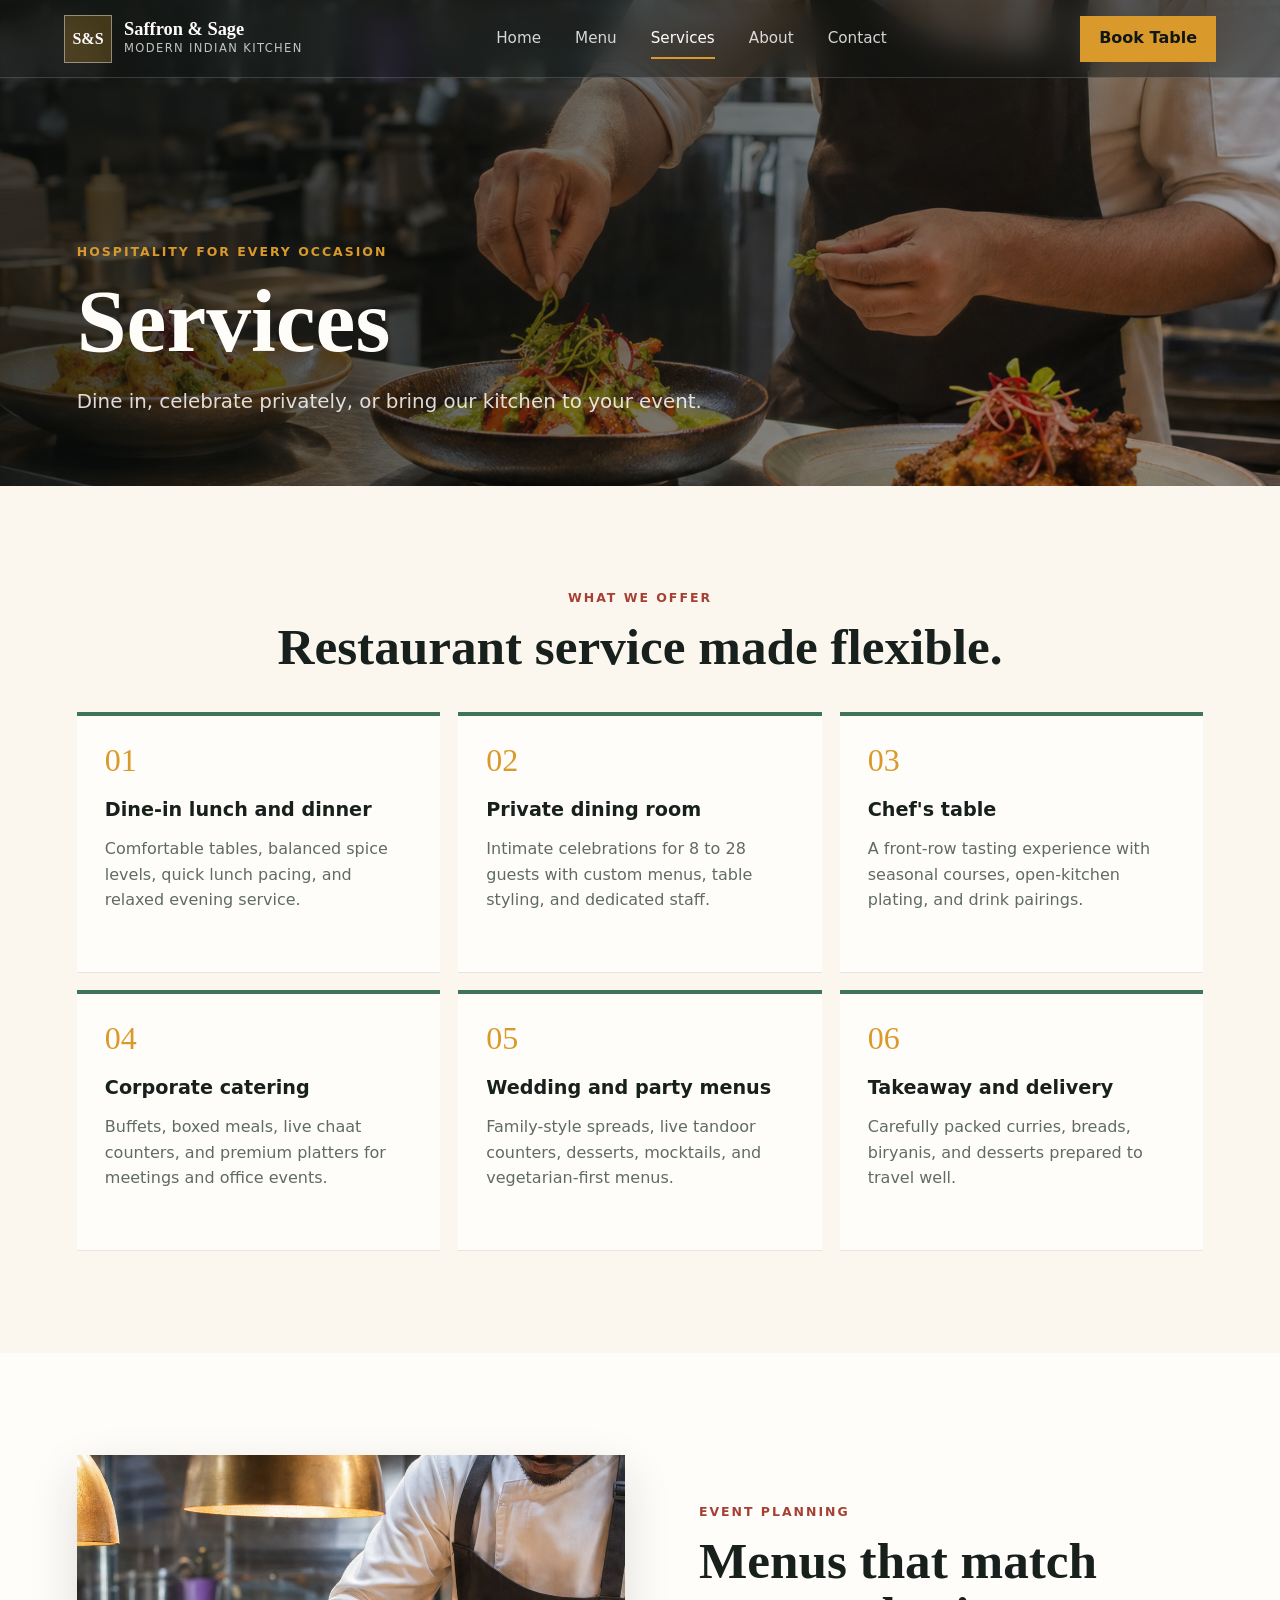
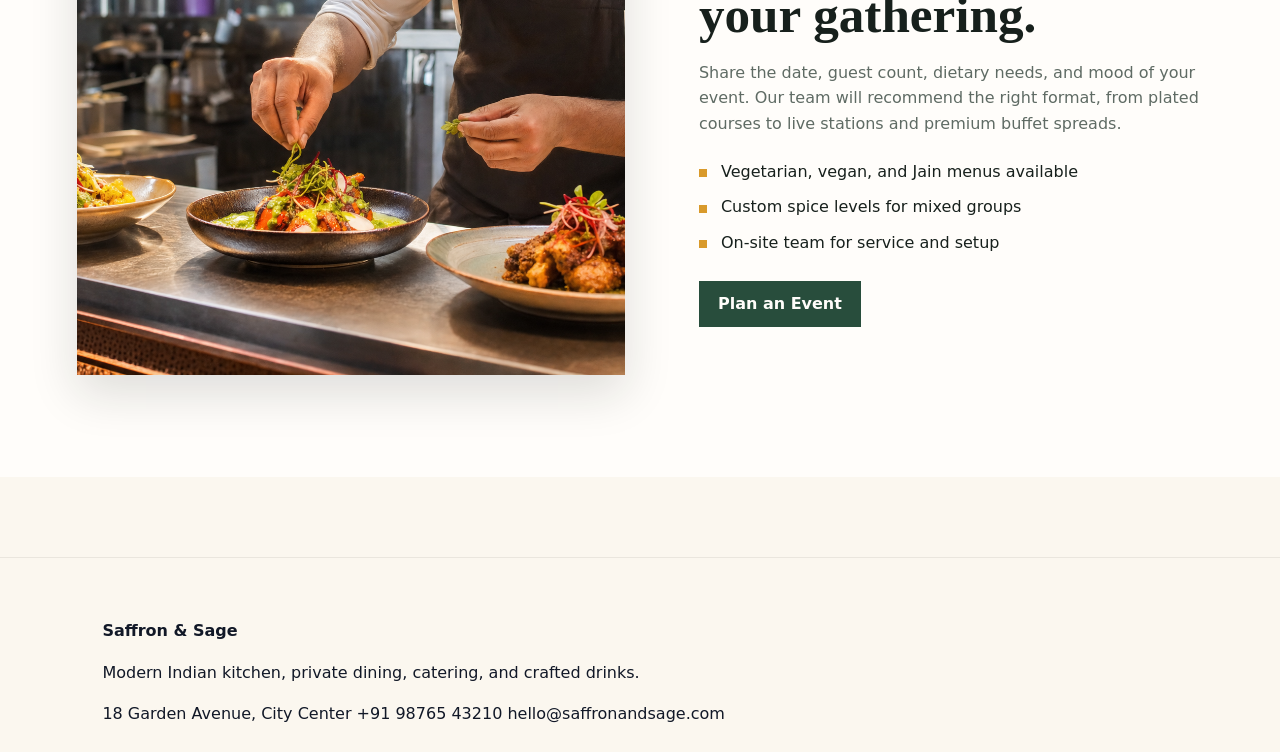
<file: service.html>
<!DOCTYPE html>
<html lang="en">
<head>
  <meta charset="UTF-8">
  <meta name="viewport" content="width=device-width, initial-scale=1.0">
  <title>Services | Saffron &amp; Sage</title>
  <meta name="description" content="Saffron & Sage offers dine-in service, chef's table dinners, private dining, catering, and curated event menus.">
  <link rel="stylesheet" href="css/styles.css">
</head>
<body data-page="service">
  <header class="site-header">
    <a class="brand" href="index.html" aria-label="Saffron and Sage home">
      <span class="brand-mark">S&amp;S</span>
      <span class="brand-copy">
        <strong>Saffron &amp; Sage</strong>
        <small>Modern Indian Kitchen</small>
      </span>
    </a>
    <button class="nav-toggle" type="button" aria-label="Toggle navigation" aria-expanded="false" aria-controls="primary-nav">
      <span></span>
      <span></span>
      <span></span>
    </button>
    <nav class="primary-nav" id="primary-nav" aria-label="Primary navigation">
      <a href="index.html">Home</a>
      <a href="menu.html">Menu</a>
      <a href="service.html">Services</a>
      <a href="about.html">About</a>
      <a href="contact.html">Contact</a>
    </nav>
    <a class="header-cta" href="contact.html#reservation">Book Table</a>
  </header>

  <main>
    <section class="sub-hero service-hero">
      <div>
        <p class="eyebrow">Hospitality for every occasion</p>
        <h1>Services</h1>
        <p>Dine in, celebrate privately, or bring our kitchen to your event.</p>
      </div>
    </section>

    <section class="section">
      <div class="section-heading">
        <p class="eyebrow dark">What we offer</p>
        <h2>Restaurant service made flexible.</h2>
      </div>
      <div class="service-grid">
        <article class="service-card">
          <span>01</span>
          <h3>Dine-in lunch and dinner</h3>
          <p>Comfortable tables, balanced spice levels, quick lunch pacing, and relaxed evening service.</p>
        </article>
        <article class="service-card">
          <span>02</span>
          <h3>Private dining room</h3>
          <p>Intimate celebrations for 8 to 28 guests with custom menus, table styling, and dedicated staff.</p>
        </article>
        <article class="service-card">
          <span>03</span>
          <h3>Chef's table</h3>
          <p>A front-row tasting experience with seasonal courses, open-kitchen plating, and drink pairings.</p>
        </article>
        <article class="service-card">
          <span>04</span>
          <h3>Corporate catering</h3>
          <p>Buffets, boxed meals, live chaat counters, and premium platters for meetings and office events.</p>
        </article>
        <article class="service-card">
          <span>05</span>
          <h3>Wedding and party menus</h3>
          <p>Family-style spreads, live tandoor counters, desserts, mocktails, and vegetarian-first menus.</p>
        </article>
        <article class="service-card">
          <span>06</span>
          <h3>Takeaway and delivery</h3>
          <p>Carefully packed curries, breads, biryanis, and desserts prepared to travel well.</p>
        </article>
      </div>
    </section>

    <section class="section split-band">
      <div class="section-grid two-column center-y">
        <img class="wide-photo" src="assets/chef-service.png" alt="Chef preparing dishes for restaurant service">
        <div>
          <p class="eyebrow dark">Event planning</p>
          <h2>Menus that match your gathering.</h2>
          <p>Share the date, guest count, dietary needs, and mood of your event. Our team will recommend the right format, from plated courses to live stations and premium buffet spreads.</p>
          <ul class="clean-list">
            <li>Vegetarian, vegan, and Jain menus available</li>
            <li>Custom spice levels for mixed groups</li>
            <li>On-site team for service and setup</li>
          </ul>
          <a class="button button-primary" href="contact.html#reservation">Plan an Event</a>
        </div>
      </div>
    </section>
  </main>

  <footer class="site-footer">
    <div>
      <strong>Saffron &amp; Sage</strong>
      <p>Modern Indian kitchen, private dining, catering, and crafted drinks.</p>
    </div>
    <div>
      <span>18 Garden Avenue, City Center</span>
      <span>+91 98765 43210</span>
      <span>hello@saffronandsage.com</span>
    </div>
  </footer>

  <script src="js/script.js"></script>
</body>
</html>
</file>
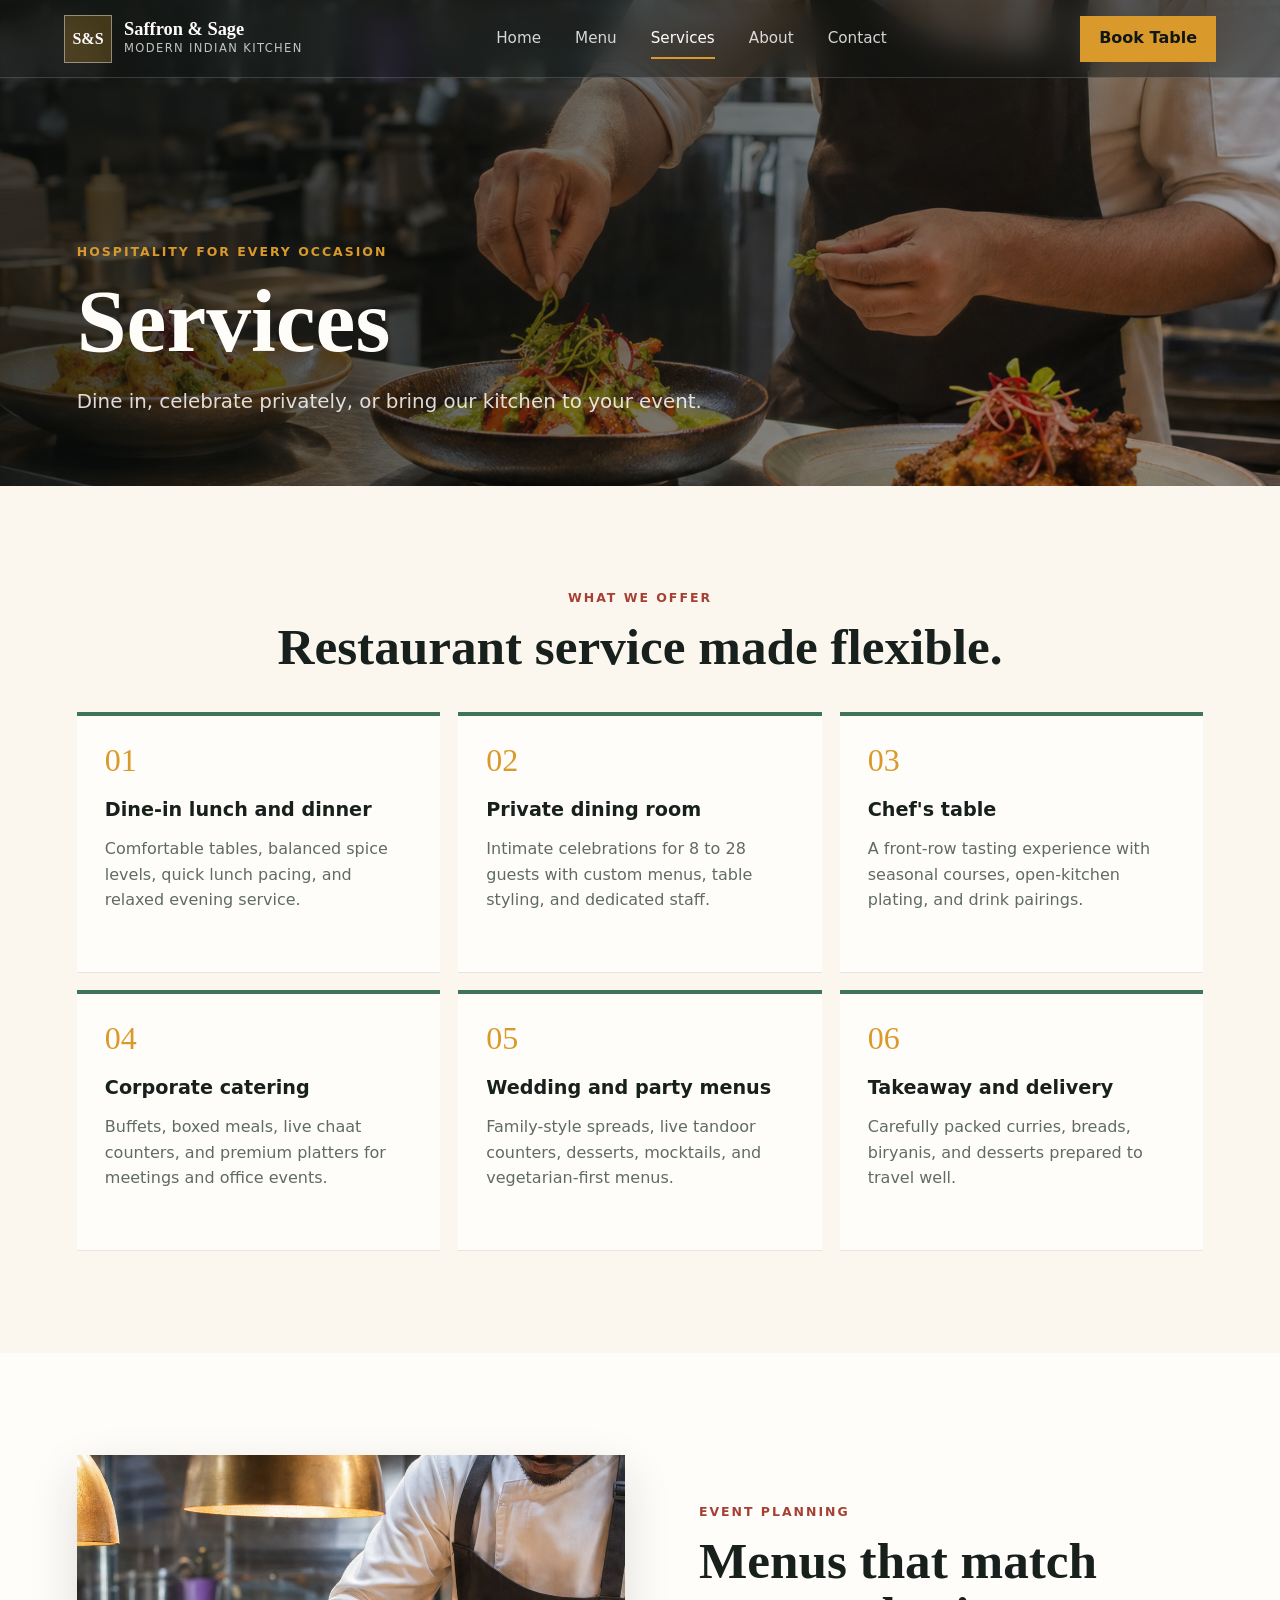
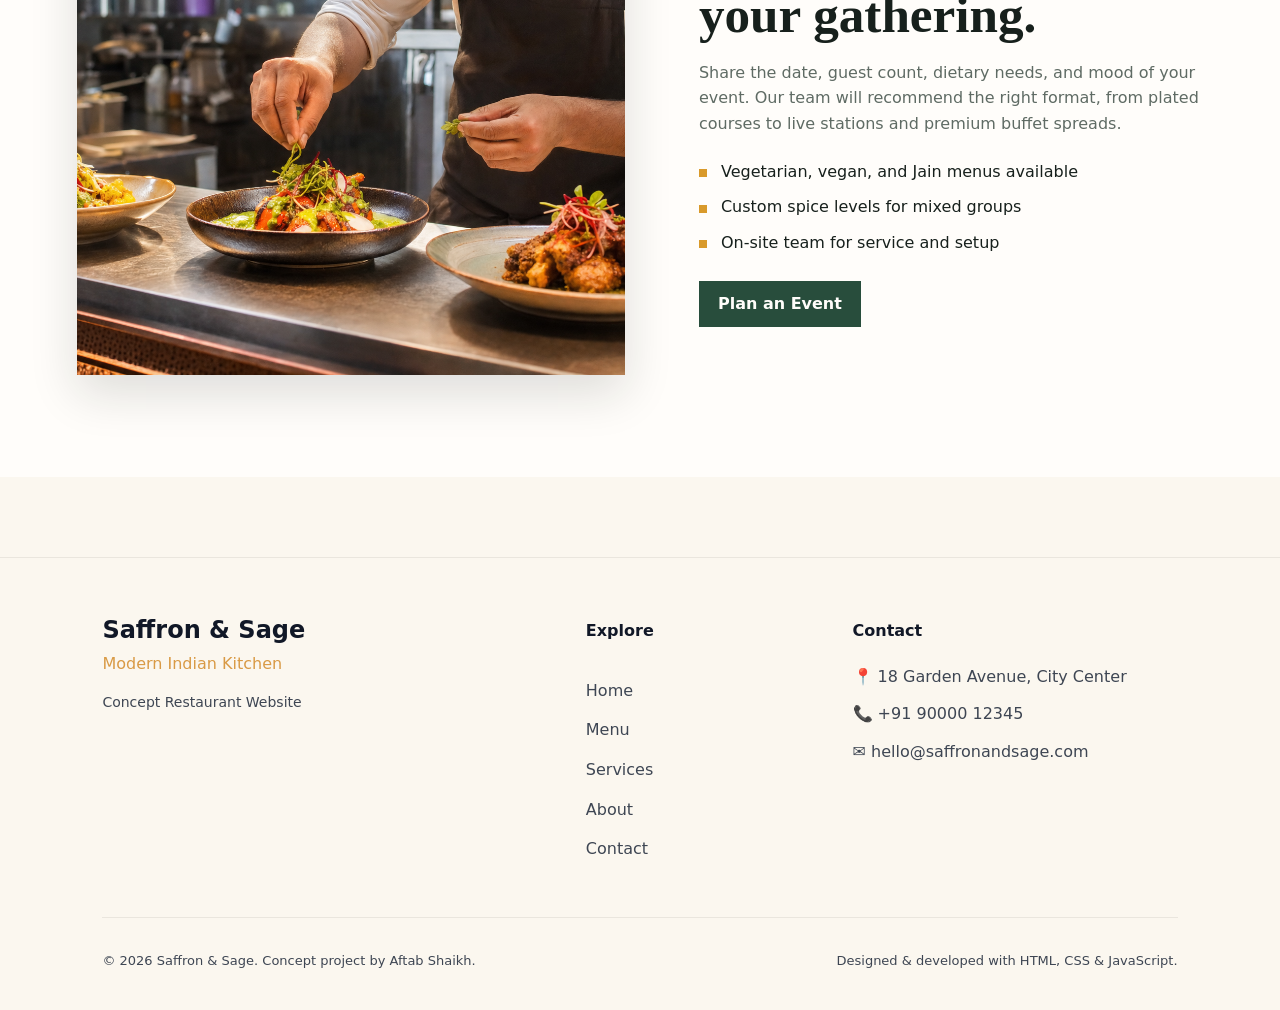
<file: services.html>
<!DOCTYPE html>
<html lang="en">
<head>
  <meta charset="UTF-8">
  <meta name="viewport" content="width=device-width, initial-scale=1.0">
  <title>Services | Saffron &amp; Sage</title>
  <meta name="description" content="Saffron & Sage offers dine-in service, chef's table dinners, private dining, catering, and curated event menus.">
  <link rel="stylesheet" href="css/styles.css">
</head>
<body data-page="service">
  <header class="site-header">
    <a class="brand" href="index.html" aria-label="Saffron and Sage home">
      <span class="brand-mark">S&amp;S</span>
      <span class="brand-copy">
        <strong>Saffron &amp; Sage</strong>
        <small>Modern Indian Kitchen</small>
      </span>
    </a>
    <button class="nav-toggle" type="button" aria-label="Toggle navigation" aria-expanded="false" aria-controls="primary-nav">
      <span></span>
      <span></span>
      <span></span>
    </button>
    <nav class="primary-nav" id="primary-nav" aria-label="Primary navigation">
     <a href="index.html">Home</a>
      <a href="menu.html">Menu</a>
      <a href="services.html">Services</a>
      <a href="about.html">About</a>
      <a href="contact.html">Contact</a>
    </nav>
    <a class="header-cta" href="contact.html#reservation">Book Table</a>
  </header>

  <main>
    <section class="sub-hero service-hero">
      <div>
        <p class="eyebrow">Hospitality for every occasion</p>
        <h1>Services</h1>
        <p>Dine in, celebrate privately, or bring our kitchen to your event.</p>
      </div>
    </section>

    <section class="section">
      <div class="section-heading">
        <p class="eyebrow dark">What we offer</p>
        <h2>Restaurant service made flexible.</h2>
      </div>
      <div class="service-grid">
        <article class="service-card">
          <span>01</span>
          <h3>Dine-in lunch and dinner</h3>
          <p>Comfortable tables, balanced spice levels, quick lunch pacing, and relaxed evening service.</p>
        </article>
        <article class="service-card">
          <span>02</span>
          <h3>Private dining room</h3>
          <p>Intimate celebrations for 8 to 28 guests with custom menus, table styling, and dedicated staff.</p>
        </article>
        <article class="service-card">
          <span>03</span>
          <h3>Chef's table</h3>
          <p>A front-row tasting experience with seasonal courses, open-kitchen plating, and drink pairings.</p>
        </article>
        <article class="service-card">
          <span>04</span>
          <h3>Corporate catering</h3>
          <p>Buffets, boxed meals, live chaat counters, and premium platters for meetings and office events.</p>
        </article>
        <article class="service-card">
          <span>05</span>
          <h3>Wedding and party menus</h3>
          <p>Family-style spreads, live tandoor counters, desserts, mocktails, and vegetarian-first menus.</p>
        </article>
        <article class="service-card">
          <span>06</span>
          <h3>Takeaway and delivery</h3>
          <p>Carefully packed curries, breads, biryanis, and desserts prepared to travel well.</p>
        </article>
      </div>
    </section>

    <section class="section split-band">
      <div class="section-grid two-column center-y">
        <img class="wide-photo" src="assets/chef-service.png" alt="Chef preparing dishes for restaurant service">
        <div>
          <p class="eyebrow dark">Event planning</p>
          <h2>Menus that match your gathering.</h2>
          <p>Share the date, guest count, dietary needs, and mood of your event. Our team will recommend the right format, from plated courses to live stations and premium buffet spreads.</p>
          <ul class="clean-list">
            <li>Vegetarian, vegan, and Jain menus available</li>
            <li>Custom spice levels for mixed groups</li>
            <li>On-site team for service and setup</li>
          </ul>
          <a class="button button-primary" href="contact.html#reservation">Plan an Event</a>
        </div>
      </div>
    </section>
  </main>

  <footer class="site-footer">
  <div class="footer-container">

    <div class="footer-brand">
      <h3>Saffron & Sage</h3>
      <p>Modern Indian Kitchen</p>
      <span>Concept Restaurant Website</span>
    </div>

    <div class="footer-links">
      <h4>Explore</h4>
      <a href="index.html">Home</a>
      <a href="menu.html">Menu</a>
      <a href="services.html">Services</a>
      <a href="about.html">About</a>
      <a href="contact.html">Contact</a>
    </div>

    <div class="footer-contact">
      <h4>Contact</h4>
      <p>📍 18 Garden Avenue, City Center</p>
      <p>📞 +91 90000 12345</p>
      <p>✉ hello@saffronandsage.com</p>
    </div>

  </div>

  <div class="footer-bottom">
    <p>© 2026 Saffron & Sage. Concept project by Aftab Shaikh.</p>
    <p>Designed & developed with HTML, CSS & JavaScript.</p>
  </div>
</footer>

  <script src="js/script.js"></script>
</body>
</html>
</file>
<file: css/styles.css>
:root {
  --ink: #17201c;
  --muted: #5f6b64;
  --paper: #fbf7ef;
  --soft: #f1eadc;
  --stone: #d9d0c1;
  --green: #284d3c;
  --leaf: #3f735a;
  --saffron: #d99a2b;
  --tomato: #a64035;
  --charcoal: #111714;
  --white: #fffdfa;
  --shadow: 0 18px 45px rgba(18, 25, 21, 0.14);
}

* {
  box-sizing: border-box;
}

html {
  scroll-behavior: smooth;
}

body {
  margin: 0;
  font-family: Inter, ui-sans-serif, system-ui, -apple-system, BlinkMacSystemFont, "Segoe UI", sans-serif;
  color: var(--ink);
  background: var(--paper);
  line-height: 1.6;
}

body.nav-open {
  overflow: hidden;
}

img {
  display: block;
  max-width: 100%;
}

a {
  color: inherit;
  text-decoration: none;
}

.site-header {
  position: fixed;
  z-index: 20;
  top: 0;
  left: 0;
  right: 0;
  display: grid;
  grid-template-columns: auto 1fr auto;
  align-items: center;
  gap: 24px;
  min-height: 78px;
  padding: 14px clamp(20px, 5vw, 64px);
  color: var(--white);
  background: rgba(17, 23, 20, 0.42);
  border-bottom: 1px solid rgba(255, 255, 255, 0.16);
  backdrop-filter: blur(16px);
  transition: background 180ms ease, box-shadow 180ms ease;
}

.site-header.is-scrolled {
  background: rgba(17, 23, 20, 0.94);
  box-shadow: 0 12px 28px rgba(0, 0, 0, 0.22);
}

.brand {
  display: inline-flex;
  align-items: center;
  gap: 12px;
  min-width: 0;
}

.brand-mark {
  display: grid;
  place-items: center;
  width: 48px;
  height: 48px;
  border: 1px solid rgba(255, 255, 255, 0.42);
  background: rgba(217, 154, 43, 0.24);
  font-family: Georgia, "Times New Roman", serif;
  font-weight: 700;
  letter-spacing: 0;
}

.brand-copy {
  display: grid;
  gap: 0;
}

.brand-copy strong {
  font-family: Georgia, "Times New Roman", serif;
  font-size: 1.15rem;
  line-height: 1.1;
}

.brand-copy small {
  color: rgba(255, 255, 255, 0.74);
  font-size: 0.72rem;
  text-transform: uppercase;
  letter-spacing: 0.12em;
}

.primary-nav {
  display: flex;
  justify-content: center;
  gap: clamp(14px, 3vw, 34px);
  font-size: 0.95rem;
}

.primary-nav a {
  position: relative;
  padding: 8px 0;
  color: rgba(255, 255, 255, 0.82);
  transition: color 160ms ease;
}

.primary-nav a::after {
  content: "";
  position: absolute;
  left: 0;
  right: 0;
  bottom: 0;
  height: 2px;
  background: var(--saffron);
  transform: scaleX(0);
  transform-origin: center;
  transition: transform 160ms ease;
}

.primary-nav a:hover,
.primary-nav a[aria-current="page"] {
  color: var(--white);
}

.primary-nav a:hover::after,
.primary-nav a[aria-current="page"]::after {
  transform: scaleX(1);
}

.header-cta,
.button {
  display: inline-flex;
  align-items: center;
  justify-content: center;
  min-height: 46px;
  padding: 12px 18px;
  border: 1px solid transparent;
  font-weight: 700;
  line-height: 1.15;
  transition: transform 160ms ease, background 160ms ease, border-color 160ms ease;
}

.header-cta {
  color: var(--charcoal);
  background: var(--saffron);
}

.button:hover,
.header-cta:hover {
  transform: translateY(-2px);
}

.button-primary {
  color: var(--white);
  background: var(--green);
  border-color: var(--green);
}

.button-light {
  color: var(--white);
  background: rgba(255, 255, 255, 0.13);
  border-color: rgba(255, 255, 255, 0.52);
}

.nav-toggle {
  display: none;
  width: 46px;
  height: 46px;
  padding: 0;
  border: 1px solid rgba(255, 255, 255, 0.35);
  background: rgba(255, 255, 255, 0.08);
}

.nav-toggle span {
  display: block;
  width: 20px;
  height: 2px;
  margin: 5px auto;
  background: var(--white);
  transition: transform 160ms ease, opacity 160ms ease;
}

.hero,
.sub-hero {
  position: relative;
  display: grid;
  align-items: end;
  min-height: 76vh;
  padding: 128px clamp(20px, 6vw, 84px) 40px;
  overflow: hidden;
  color: var(--white);
  background-color: var(--charcoal);
  background-size: cover;
  background-position: center;
}

.home-hero {
  grid-template-rows: 1fr auto;
  background-image:
    linear-gradient(90deg, rgba(9, 13, 11, 0.82) 0%, rgba(9, 13, 11, 0.58) 44%, rgba(9, 13, 11, 0.24) 100%),
    url("../assets/hero-restaurant.png");
}

.menu-hero {
  background-image:
    linear-gradient(90deg, rgba(9, 13, 11, 0.78), rgba(9, 13, 11, 0.36)),
    url("../assets/signature-platter.png");
}

.service-hero {
  background-image:
    linear-gradient(90deg, rgba(9, 13, 11, 0.78), rgba(9, 13, 11, 0.32)),
    url("../assets/chef-service.png");
}

.about-hero {
  background-image:
    linear-gradient(90deg, rgba(9, 13, 11, 0.78), rgba(9, 13, 11, 0.28)),
    url("../assets/hero-restaurant.png");
}

.contact-hero {
  background-image:
    linear-gradient(90deg, rgba(9, 13, 11, 0.78), rgba(9, 13, 11, 0.28)),
    url("../assets/dessert-drinks.png");
}

.sub-hero {
  min-height: 54vh;
}

.hero-content,
.sub-hero > div {
  max-width: 760px;
}

.eyebrow {
  margin: 0 0 12px;
  color: var(--saffron);
  font-size: 0.78rem;
  font-weight: 800;
  letter-spacing: 0.16em;
  text-transform: uppercase;
}

.eyebrow.dark {
  color: var(--tomato);
}

h1,
h2,
h3,
p {
  overflow-wrap: anywhere;
}

h1,
h2,
h3 {
  margin-top: 0;
  line-height: 1.05;
}

h1 {
  margin-bottom: 18px;
  font-family: Georgia, "Times New Roman", serif;
  font-size: clamp(3.1rem, 9vw, 7.4rem);
  letter-spacing: 0;
}

.sub-hero h1 {
  font-size: clamp(2.8rem, 7vw, 5.6rem);
}

h2 {
  margin-bottom: 18px;
  font-family: Georgia, "Times New Roman", serif;
  font-size: clamp(2rem, 4vw, 3.6rem);
  letter-spacing: 0;
}

h3 {
  margin-bottom: 10px;
  font-size: 1.2rem;
}

.hero-lede,
.sub-hero p:last-child {
  max-width: 660px;
  margin: 0 0 28px;
  color: rgba(255, 255, 255, 0.84);
  font-size: clamp(1rem, 2vw, 1.24rem);
}

.hero-actions {
  display: flex;
  flex-wrap: wrap;
  gap: 12px;
}

.hero-facts {
  display: grid;
  grid-template-columns: repeat(3, minmax(0, 1fr));
  gap: 1px;
  width: min(760px, 100%);
  margin-top: 48px;
  background: rgba(255, 255, 255, 0.22);
}

.hero-facts div {
  padding: 18px;
  background: rgba(17, 23, 20, 0.62);
  backdrop-filter: blur(12px);
}

.hero-facts strong {
  display: block;
  font-family: Georgia, "Times New Roman", serif;
  font-size: clamp(1.7rem, 5vw, 2.8rem);
  line-height: 1;
}

.hero-facts span {
  color: rgba(255, 255, 255, 0.78);
  font-size: 0.92rem;
}

.section {
  padding: clamp(64px, 8vw, 108px) clamp(20px, 6vw, 84px);
}

.section-grid {
  width: min(1180px, 100%);
  margin: 0 auto;
}

.two-column {
  display: grid;
  grid-template-columns: minmax(0, 1fr) minmax(340px, 0.92fr);
  gap: clamp(34px, 6vw, 74px);
}

.center-y {
  align-items: center;
}

.intro-band,
.split-band {
  background: var(--white);
}

.section p {
  color: var(--muted);
}

.section-heading {
  width: min(840px, 100%);
  margin: 0 auto 38px;
  text-align: center;
}

.compact-heading {
  margin-bottom: 24px;
}

.info-grid,
.contact-list {
  display: grid;
  grid-template-columns: repeat(2, minmax(0, 1fr));
  gap: 14px;
  margin-top: 28px;
}

.info-grid div,
.contact-list div {
  padding: 18px;
  background: var(--soft);
  border-left: 4px solid var(--saffron);
}

.info-grid span,
.contact-list span,
.menu-card span {
  display: block;
  margin-bottom: 6px;
  color: var(--tomato);
  font-size: 0.76rem;
  font-weight: 800;
  letter-spacing: 0.12em;
  text-transform: uppercase;
}

.photo-stack {
  display: grid;
  grid-template-columns: 1fr 0.8fr;
  align-items: end;
  gap: 16px;
  min-height: 470px;
}

.photo-stack img,
.wide-photo,
.menu-feature img {
  width: 100%;
  object-fit: cover;
  box-shadow: var(--shadow);
}

.photo-stack img:first-child {
  height: 420px;
}

.photo-stack img:last-child {
  height: 330px;
  margin-bottom: 52px;
}

.wide-photo {
  height: min(520px, 62vw);
}

.feature-grid,
.service-grid {
  display: grid;
  grid-template-columns: repeat(3, minmax(0, 1fr));
  gap: 18px;
  width: min(1180px, 100%);
  margin: 0 auto;
}

.feature-card,
.service-card,
.menu-card,
.reservation-form {
  background: var(--white);
  box-shadow: 0 1px 0 rgba(23, 32, 28, 0.08);
}

.feature-card,
.service-card {
  min-height: 260px;
  padding: 28px;
  border-top: 4px solid var(--leaf);
}

.feature-number,
.service-card span,
.timeline span {
  display: inline-block;
  margin-bottom: 24px;
  color: var(--saffron);
  font-family: Georgia, "Times New Roman", serif;
  font-size: 2rem;
  line-height: 1;
}

.highlight-band {
  color: var(--white);
  background: var(--charcoal);
}

.highlight-band p {
  color: rgba(255, 255, 255, 0.78);
}

.highlight-band .wide-photo {
  border: 1px solid rgba(255, 255, 255, 0.2);
}

.menu-feature {
  display: grid;
  grid-template-columns: minmax(320px, 0.95fr) minmax(0, 1fr);
  gap: clamp(26px, 5vw, 58px);
  align-items: center;
  width: min(1040px, 100%);
  margin: 0 auto;
  padding: 22px;
  background: var(--white);
}

.menu-feature img {
  height: 390px;
}

.menu-feature strong {
  color: var(--tomato);
  font-size: 1.45rem;
}

.menu-section {
  background: var(--white);
}

.menu-filters {
  display: flex;
  flex-wrap: wrap;
  justify-content: center;
  gap: 10px;
  margin-bottom: 30px;
}

.filter-button {
  min-height: 42px;
  padding: 10px 16px;
  color: var(--green);
  background: transparent;
  border: 1px solid var(--stone);
  font-weight: 800;
  cursor: pointer;
  transition: background 160ms ease, color 160ms ease, border-color 160ms ease;
}

.filter-button.is-active,
.filter-button:hover {
  color: var(--white);
  background: var(--green);
  border-color: var(--green);
}

.menu-grid {
  display: grid;
  grid-template-columns: repeat(2, minmax(0, 1fr));
  gap: 16px;
  width: min(1080px, 100%);
  margin: 0 auto;
}

.menu-card {
  display: flex;
  justify-content: space-between;
  gap: 20px;
  min-height: 172px;
  padding: 24px;
  border: 1px solid rgba(23, 32, 28, 0.08);
}

.menu-card.is-hidden {
  display: none;
}

.menu-card strong {
  flex: 0 0 auto;
  color: var(--green);
  font-size: 1.05rem;
}

.values-band {
  background: var(--white);
}

.value-list,
.timeline {
  display: grid;
  grid-template-columns: repeat(3, minmax(0, 1fr));
  gap: 1px;
  width: min(1100px, 100%);
  margin: 0 auto;
  background: var(--stone);
}

.value-list article,
.timeline div {
  padding: 28px;
  background: var(--paper);
}

.timeline {
  grid-template-columns: repeat(4, minmax(0, 1fr));
}

.timeline div {
  background: var(--white);
}

.clean-list {
  display: grid;
  gap: 10px;
  padding: 0;
  margin: 22px 0 26px;
  list-style: none;
}

.clean-list li {
  position: relative;
  padding-left: 22px;
}

.clean-list li::before {
  content: "";
  position: absolute;
  left: 0;
  top: 0.65em;
  width: 8px;
  height: 8px;
  background: var(--saffron);
}

.contact-layout {
  display: grid;
  grid-template-columns: minmax(320px, 0.88fr) minmax(0, 1.12fr);
  gap: clamp(28px, 5vw, 58px);
  width: min(1180px, 100%);
  margin: 0 auto;
}

.map-panel {
  position: relative;
  min-height: 280px;
  margin-top: 22px;
  overflow: hidden;
  background:
    linear-gradient(135deg, rgba(40, 77, 60, 0.2), rgba(217, 154, 43, 0.2)),
    var(--soft);
}

.map-line {
  position: absolute;
  background: rgba(40, 77, 60, 0.28);
}

.map-line.horizontal {
  left: -20px;
  right: -20px;
  height: 22px;
  transform: rotate(-11deg);
}

.map-line.horizontal.one {
  top: 70px;
}

.map-line.horizontal.two {
  bottom: 62px;
  transform: rotate(8deg);
}

.map-line.vertical {
  top: -20px;
  bottom: -20px;
  width: 20px;
  transform: rotate(24deg);
}

.map-line.vertical.one {
  left: 28%;
}

.map-line.vertical.two {
  right: 22%;
  transform: rotate(-18deg);
}

.map-pin {
  position: absolute;
  left: 50%;
  top: 50%;
  display: grid;
  place-items: center;
  width: 70px;
  height: 70px;
  color: var(--white);
  background: var(--tomato);
  border: 6px solid var(--white);
  box-shadow: var(--shadow);
  transform: translate(-50%, -50%);
}

.map-pin span {
  font-family: Georgia, "Times New Roman", serif;
  font-weight: 800;
}

.reservation-form {
  padding: clamp(26px, 4vw, 42px);
}

.form-grid {
  display: grid;
  grid-template-columns: repeat(2, minmax(0, 1fr));
  gap: 16px;
}

label {
  display: grid;
  gap: 8px;
  color: var(--ink);
  font-weight: 800;
}

label span {
  font-size: 0.9rem;
}

input,
select,
textarea {
  width: 100%;
  min-height: 48px;
  padding: 12px 13px;
  color: var(--ink);
  background: var(--paper);
  border: 1px solid var(--stone);
  border-radius: 0;
  font: inherit;
}

textarea {
  resize: vertical;
}

input:focus,
select:focus,
textarea:focus {
  outline: 2px solid rgba(217, 154, 43, 0.45);
  border-color: var(--saffron);
}

.full-field {
  grid-column: 1 / -1;
}

.reservation-form .button {
  margin-top: 18px;
  cursor: pointer;
}

.form-message {
  min-height: 24px;
  margin: 14px 0 0;
  font-weight: 800;
}

.form-message.is-error {
  color: var(--tomato);
}

.form-message.is-success {
  color: var(--green);
}

.site-footer {
  margin-top: 80px;
  padding: 60px 8% 25px;
  background: #fbf7ef;
  border-top: 1px solid rgba(40, 35, 30, 0.08);
  color: #111827;
}

.footer-container {
  max-width: 1200px;
  margin: 0 auto;

  display: grid;
  grid-template-columns: 2fr 1fr 1.5fr;
  gap: 50px;
}

.footer-brand h3 {
  margin: 0 0 8px;
  color: #111827;
  font-size: 24px;
}

.footer-brand p {
  margin: 0 0 12px;
  color: #d99a45;
}

.footer-brand span {
  color: #3e4653;
  font-size: 14px;
}

.footer-links h4,
.footer-contact h4 {
  margin: 0 0 20px;
  color: #111827;
  font-size: 16px;
}

.footer-links {
  display: flex;
  flex-direction: column;
  gap: 14px;
}

.footer-links a {
  color: #3e4653;
  text-decoration: none;
  transition: color 0.2s ease;
}

.footer-links a:hover {
  color: #d99a45;
}

.footer-contact {
  color: #3e4653;
}

.footer-contact p {
  margin: 0 0 12px;
  line-height: 1.6;
}

.footer-bottom {
  max-width: 1200px;
  margin: 55px auto 0;
  padding-top: 20px;

  border-top: 1px solid rgba(40, 35, 30, 0.08);

  display: flex;
  justify-content: space-between;
  gap: 20px;

  color: #3e4653;
  font-size: 13px;
}

@media (max-width: 768px) {
  .footer-container {
    grid-template-columns: 1fr;
    gap: 35px;
  }

  .footer-bottom {
    flex-direction: column;
    gap: 8px;
  }
}

@media (max-width: 980px) {
  .site-header {
    grid-template-columns: auto auto;
  }

  .primary-nav,
  .header-cta {
    display: none;
  }

  .nav-toggle {
    display: block;
    justify-self: end;
  }

  body.nav-open .primary-nav {
    position: fixed;
    left: 16px;
    right: 16px;
    top: 88px;
    display: grid;
    gap: 0;
    padding: 14px;
    background: rgba(17, 23, 20, 0.98);
    box-shadow: var(--shadow);
  }

  body.nav-open .primary-nav a {
    padding: 14px 8px;
  }

  body.nav-open .nav-toggle span:first-child {
    transform: translateY(7px) rotate(45deg);
  }

  body.nav-open .nav-toggle span:nth-child(2) {
    opacity: 0;
  }

  body.nav-open .nav-toggle span:last-child {
    transform: translateY(-7px) rotate(-45deg);
  }

  .two-column,
  .menu-feature,
  .contact-layout {
    grid-template-columns: 1fr;
  }

  .feature-grid,
  .service-grid {
    grid-template-columns: repeat(2, minmax(0, 1fr));
  }

  .value-list,
  .timeline {
    grid-template-columns: 1fr 1fr;
  }
}

@media (max-width: 700px) {
  .site-header {
    min-height: 72px;
    padding: 12px 16px;
  }

  .brand-mark {
    width: 42px;
    height: 42px;
  }

  .brand-copy small {
    display: none;
  }

  .hero,
  .sub-hero {
    min-height: 68vh;
    padding: 110px 18px 28px;
  }

  .sub-hero {
    min-height: 46vh;
  }

  .hero-facts {
    grid-template-columns: 1fr;
    margin-top: 34px;
  }

  .section {
    padding: 54px 18px;
  }

  .info-grid,
  .contact-list,
  .form-grid,
  .menu-grid,
  .feature-grid,
  .service-grid,
  .value-list,
  .timeline {
    grid-template-columns: 1fr;
  }

  .photo-stack {
    grid-template-columns: 1fr;
    min-height: auto;
  }

  .photo-stack img:first-child,
  .photo-stack img:last-child,
  .wide-photo,
  .menu-feature img {
    height: 300px;
    margin: 0;
  }

  .menu-card {
    flex-direction: column;
    min-height: 0;
  }
}
</file>
